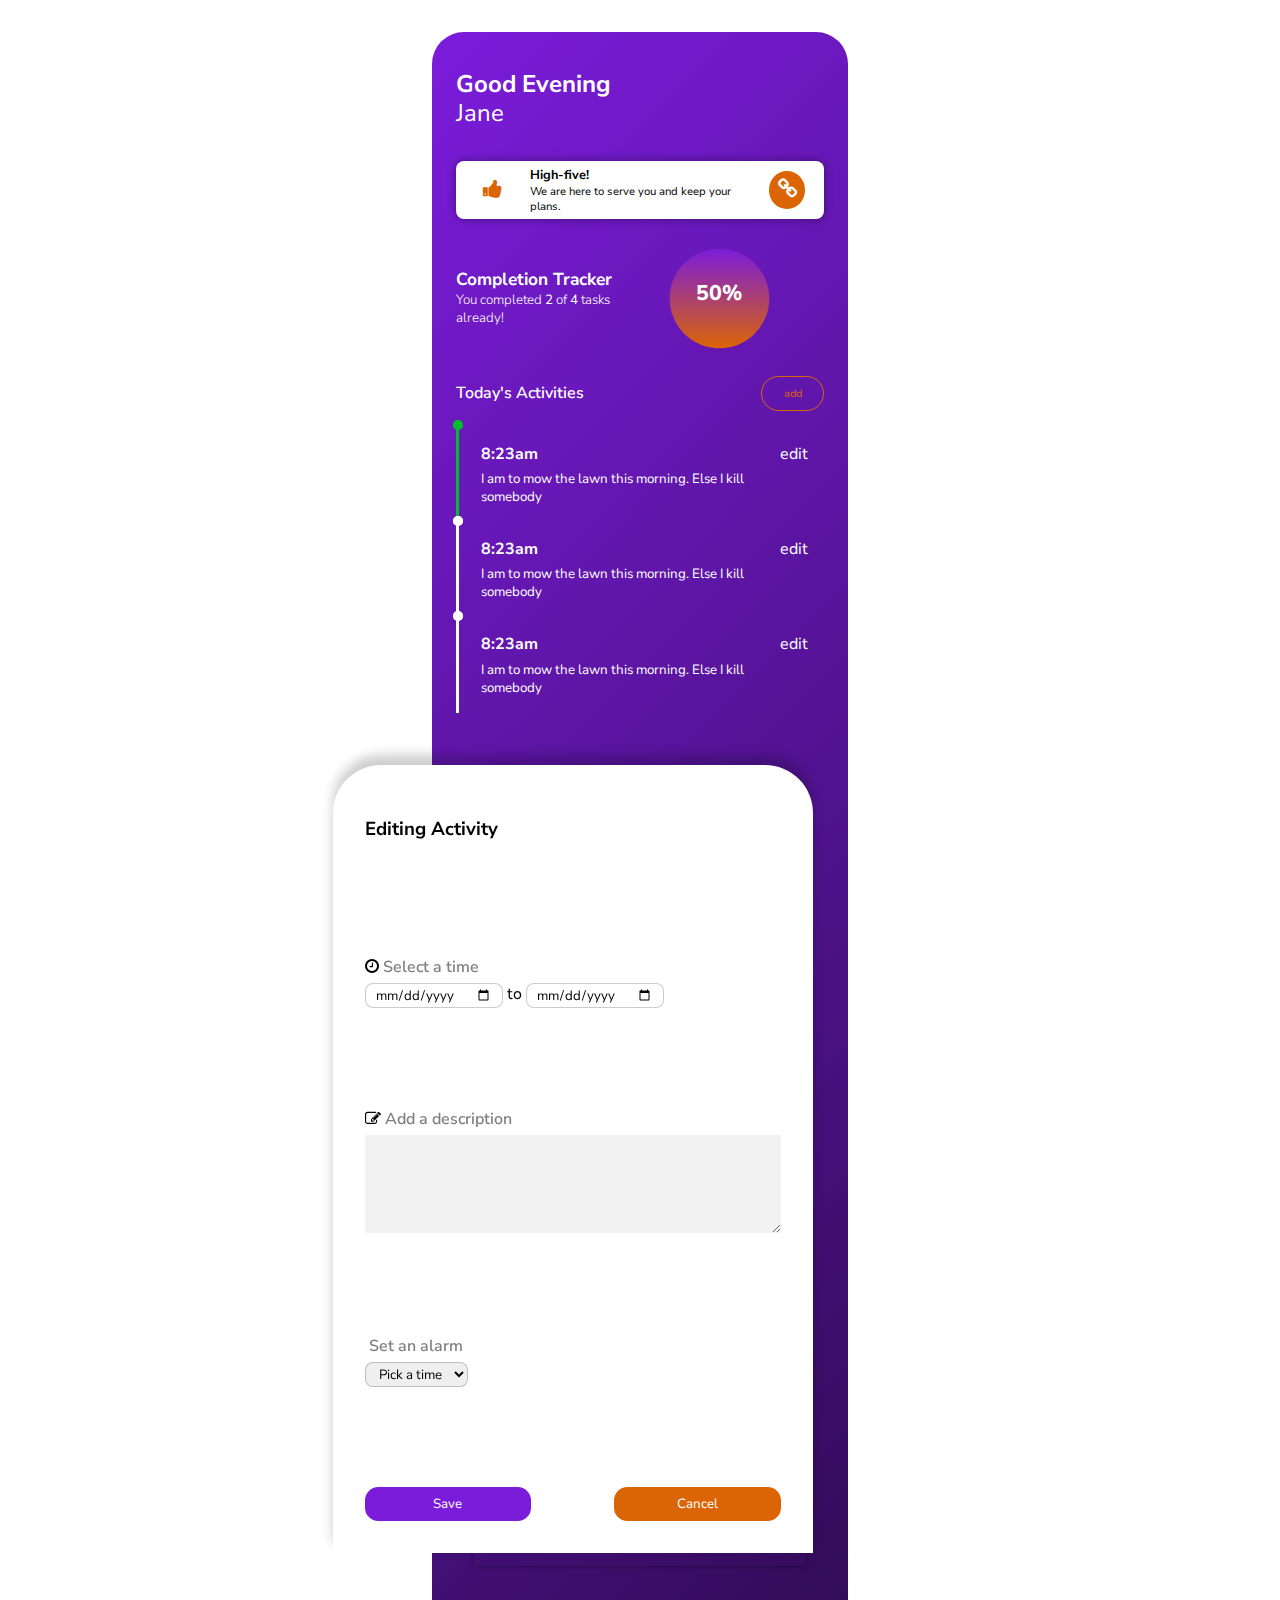
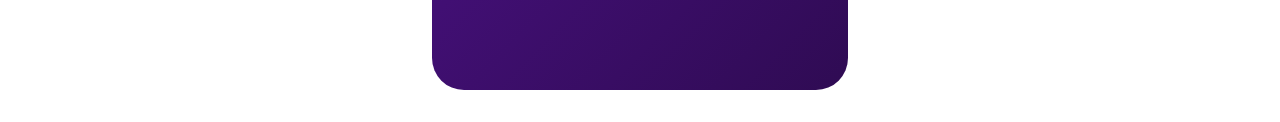
<file: landing4/index.html>
<!DOCTYPE html>
<html lang="en">
<head>
    <meta charset="UTF-8">
    <meta name="viewport" content="width=device-width, initial-scale=1.0">
    <title>Day 3</title>
    <link rel="stylesheet" href="./css/style.css">
</head>
<body>
    <div class="container">
        <div class="header">
            <h4 class="greeting">Good Evening</h4>
            <p class="username">Jane</p>
        </div>
        <div class="ad-pane">
            <span class="icon-wrapper"><i class="fa fa-thumbs-up"></i></span>
            <div class="ad-text-wrapper">
                <h4>High-five!</h4>
                <p>We are here to serve you and keep your plans.</p>
            </div>
            <button><i class="fa fa-link"></i></button>
        </div>
        <div class="tracker-wrapper">
            <div class="tracker-text-wrapper">
                <h3>Completion Tracker</h3>
                <p>You completed <strong>2</strong> of <strong>4</strong> tasks already!</p>
            </div>
            <div class="tracker">
                <h1>50%</h1>
            </div>
        </div>
        <div class="activities-section">
            <div class="activities-header">
                <h3>Today's Activities</h3>
                <button class="add-btn">add</button>
            </div>
            <div class="activities-wrapper">
                <div class="activity active">
                    <div class="activity-header">
                        <span>8:23am</span>
                        <a href="javascript:;" class="edit-task">edit</a>
                    </div>
                    <p>I am to mow the lawn this morning. Else I kill somebody</p>
                </div>
                <div class="activity">
                    <div class="activity-header">
                        <span>8:23am</span>
                        <a href="javascript:;" class="edit-task">edit</a>
                    </div>
                    <p>I am to mow the lawn this morning. Else I kill somebody</p>
                </div>
                <div class="activity">
                    <div class="activity-header">
                        <span>8:23am</span>
                        <a href="javascript:;" class="edit-task">edit</a>
                    </div>
                    <p>I am to mow the lawn this morning. Else I kill somebody</p>
                </div>
            </div>
        </div>

        <div class="quote-fluid">
            <div class="content-wrapper">
                <h4>Quote</h4>
                <div class="article">
                    <p>Lorem, ipsum dolor sit amet consectetur adipisicing elit. Voluptatum nam, atque quisquam quo aspernatur debitis iste optio illo rerum. Omnis animi placeat expedita at velit. Reprehenderit cumque accusamus itaque quae.</p>
                </div>
                <div class="article">
                    <p>Lorem ipsum dolor sit amet consectetur adipisicing elit. Voluptate numquam perspiciatis assumenda laboriosam est labore laborum, reprehenderit impedit eaque, ratione, sapiente explicabo expedita! Perspiciatis doloremque ad repellat pariatur eos ex.</p>
                </div>
            </div>
        </div>
    </div>
    <div class="popup-container">
        <h3 class="popup-header">Editing Activity</h3>
        <div class="popup-section">
            <h3 class="title"><i class="fa fa-clock-o"></i> Select a time</h3>
            <input type="date" name="" id=""> to <input type="date" name="" id="">
        </div>
        <div class="popup-section">
            
            <h3 class="title"><i class="fa fa-edit"></i> Add a description</h3>
            <textarea name="" id="" rows="4"></textarea>
        </div>
        <div class="popup-section">
            <h3 class="title"><i class="fa fa-alarm-clock"></i> Set an alarm</h3>
            <select name="" id="">
                <option value="">Pick a time</option>
                <option value="">Morning</option>
                <option value="">Afternoon</option>
                <option value="">Evening</option>
            </select>
        </div>
        <div class="popup-footer">
            <button>Save</button>
            <button class="close-edit-popup">Cancel</button>
        </div>
    </div>

    <script>
        const toggleEditPopup = function(){
            document.querySelector('.popup-container').classList.toggle('show');
        }
        document.querySelectorAll('.edit-task').forEach(function(element){
            element.addEventListener('click',toggleEditPopup);
        })
        document.querySelector('.close-edit-popup').addEventListener('click',toggleEditPopup);
        document.querySelector('.container').addEventListener('click',function(){
            
        });
    </script>
</body>
</html>
</file>
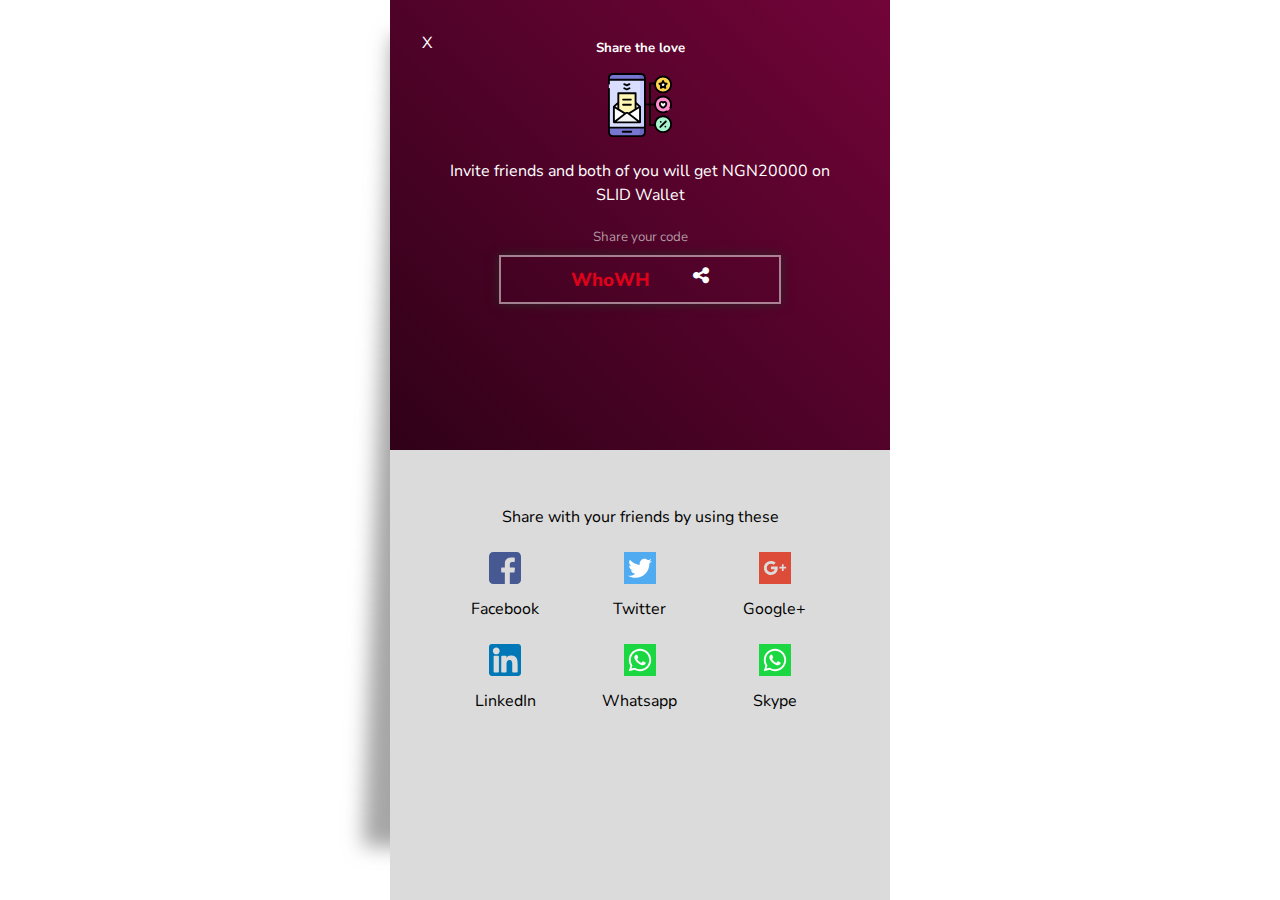
<file: index2.html>
<!DOCTYPE html>
<html lang="en">
<head>
    <meta charset="UTF-8">
    <meta name="viewport" content="width=device-width, initial-scale=1.0">
    <title>Design 2</title>
    <link rel="stylesheet" href="landing2/css/style.css">
</head>
<body>
    <div class="share-container">
        <a href="javascript:;" class="close">X</a>
        <div class="share-wrapper">
            <div class="share-section">
                <h5>Share the love</h5>
                <div class="mail-svg">
                    <svg id="Layer_1" enable-background="new 0 0 512 512" height="512" viewBox="0 0 512 512" width="512"><g><g><g><g><g><g><g><path d="m264.884 504.5h-226.506c-17.054 0-30.878-13.825-30.878-30.878v-435.245c0-17.053 13.824-30.877 30.878-30.877h226.507c17.053 0 30.878 13.824 30.878 30.878v435.245c-.001 17.052-13.826 30.877-30.879 30.877z" fill="#7776d0"/><path d="m264.884 7.5h-40c17.053 0 30.878 13.824 30.878 30.878v435.245c0 17.053-13.824 30.878-30.878 30.878h40c17.053 0 30.878-13.824 30.878-30.878v-435.246c0-17.053-13.825-30.877-30.878-30.877z" fill="#6967bf"/><path d="m7.5 53.964h288.262v382.859h-288.262z" fill="#d9ddff"/><path d="m255.762 53.964h40v382.859h-40z" fill="#c7cdff"/></g></g><g><g><g><g><g><g><g><path d="m256.233 394.828h-209.204l42.971-62.544-42.971-62.544 104.602-98.527 104.602 98.527-40.733 62.544z" fill="#f4f4f4"/></g><path d="m82.594 161.568h138.074v197.45h-138.074z" fill="#fff5b5"/><g fill="#fff"><path d="m151.631 332.284-104.602-62.544v125.088z"/><path d="m151.631 332.284 104.602-62.544v125.088z"/></g></g></g><path d="m47.029 394.828 93.905-72.178c6.298-4.841 15.094-4.841 21.393 0l93.905 72.178z" fill="#f4f4f4"/></g></g></g></g></g><g><g><g><ellipse cx="440.508" cy="251.475" fill="#ff8ccc" rx="63.992" ry="63.622"/></g><path d="m440.508 238.781c3.706-6.653 12.759-9.273 19.322-5.145 5.776 3.633 7.47 11.338 5.952 17.612-3.048 12.596-13.977 21.331-25.274 26.446-11.297-5.114-22.226-13.85-25.274-26.446-1.523-6.292.185-13.958 5.952-17.612 6.55-4.151 15.626-1.491 19.322 5.145z" fill="#fff"/></g><g><ellipse cx="440.508" cy="91.378" fill="#ffd54d" rx="63.992" ry="63.622"/><g><path d="m440.508 63.839 9 18.131 20.125 2.907-14.562 14.113 3.437 19.928-18-9.409-18 9.409 3.437-19.928-14.562-14.113 20.125-2.907z" fill="#fff"/></g></g><g><ellipse cx="440.508" cy="409.735" fill="#a6f5cf" rx="63.992" ry="63.622"/></g></g></g></g></g><g><path d="m185.346 462.545h-67.43c-4.143 0-7.5 3.358-7.5 7.5s3.357 7.5 7.5 7.5h67.43c4.143 0 7.5-3.358 7.5-7.5s-3.358-7.5-7.5-7.5z"/><path d="m168.565 115.246-17.935 8.064-17.935-8.064c-3.775-1.699-8.217-.013-9.915 3.765-1.699 3.778-.014 8.217 3.765 9.916l21.01 9.447c2.05.88 4.1.88 6.15 0l21.01-9.447c3.778-1.699 5.464-6.138 3.765-9.916-1.698-3.779-6.14-5.463-9.915-3.765z"/><path d="m178.481 85.905c-1.699-3.778-6.142-5.461-9.916-3.765l-17.935 8.063-17.935-8.063c-3.775-1.699-8.217-.013-9.916 3.765-1.698 3.778-.013 8.217 3.766 9.916l21.01 9.446c2.05.88 4.1.88 6.15 0l21.01-9.446c3.779-1.698 5.465-6.138 3.766-9.916z"/><path d="m75.094 161.568v71.434l-33.207 31.279c-1.502 1.386-2.357 3.423-2.357 5.459v125.031c-.031 4.125 3.336 7.557 7.5 7.557h209.203c4.171 0 7.531-3.433 7.5-7.557v-125.031c0-2.036-.856-4.073-2.357-5.459l-33.207-31.279v-71.434c0-4.142-3.357-7.5-7.5-7.5h-138.075c-4.143 0-7.5 3.358-7.5 7.5zm3.562 135.821c.07.043.14.086.212.126l46.381 27.732-70.719 54.357v-96.641zm-3.562-19.607-15.699-9.387 15.699-14.787zm-6 109.546 76.411-58.732c3.607-2.772 8.645-2.772 12.252 0l76.411 58.732zm179.638-104.365v96.641l-70.719-54.357zm-4.865-14.567-15.699 9.387v-24.174zm-30.699-99.328v117.683l-48.028 28.717c-8.217-5.263-18.804-5.263-27.018 0l-48.028-28.717v-117.683z"/><path d="m120.718 220.409h61.826c4.143 0 7.5-3.358 7.5-7.5s-3.357-7.5-7.5-7.5h-61.826c-4.143 0-7.5 3.358-7.5 7.5s3.357 7.5 7.5 7.5z"/><path d="m120.718 261.419h61.826c4.143 0 7.5-3.358 7.5-7.5s-3.357-7.5-7.5-7.5h-61.826c-4.143 0-7.5 3.358-7.5 7.5s3.357 7.5 7.5 7.5z"/><path d="m495.193 285.354c3.741 1.772 8.215.182 9.991-3.562 4.522-9.533 6.815-19.733 6.815-30.317 0-39.217-32.071-71.122-71.492-71.122-36.557 0-66.794 27.44-70.993 62.704h-26.014v-151.867h25.517c0 .063-.001.126-.001.188 0 39.217 32.071 71.122 71.491 71.122 39.421 0 71.492-31.905 71.492-71.122s-32.071-71.122-71.492-71.122c-34.182 0-62.838 23.99-69.85 55.934h-34.657c-4.143 0-7.5 3.358-7.5 7.5v159.367h-25.238v-204.68c0-21.161-17.216-38.377-38.378-38.377h-226.506c-21.162 0-38.378 17.216-38.378 38.377v48.517c0 4.142 3.357 7.5 7.5 7.5s7.5-3.358 7.5-7.5v-25.43h273.262v367.859h-273.262v-302.442c0-4.142-3.357-7.5-7.5-7.5s-7.5 3.358-7.5 7.5v346.741c0 21.162 17.216 38.378 38.378 38.378h226.506c21.162 0 38.378-17.216 38.378-38.378v-215.565h25.238v159.367c0 4.142 3.357 7.5 7.5 7.5h34.657c7.012 31.944 35.669 55.934 69.85 55.934 39.421 0 71.492-31.905 71.492-71.122s-32.071-71.122-71.492-71.122c-39.42 0-71.491 31.905-71.491 71.122 0 .063 0 .126.001.188h-25.517v-151.867h25.821c3.349 36.143 33.998 64.54 71.187 64.54 12.078 0 24.028-3.064 34.561-8.861 3.629-1.997 4.951-6.558 2.954-10.187-1.997-3.628-6.558-4.952-10.187-2.954-8.323 4.581-17.772 7.002-27.328 7.002-31.149 0-56.491-25.176-56.491-56.122 0-30.945 25.342-56.122 56.491-56.122s56.492 25.176 56.492 56.122c0 8.343-1.806 16.38-5.368 23.888-1.776 3.742-.181 8.215 3.561 9.991zm-54.685-250.098c31.149 0 56.492 25.176 56.492 56.122 0 30.945-25.343 56.122-56.492 56.122s-56.491-25.176-56.491-56.122c0-30.945 25.341-56.122 56.491-56.122zm-425.508 11.208v-8.086c0-12.891 10.487-23.378 23.378-23.378h226.506c12.891 0 23.378 10.487 23.378 23.377v8.086h-273.262zm249.884 450.536h-226.506c-12.891 0-23.378-10.487-23.378-23.378v-29.299h273.262v29.299c0 12.891-10.488 23.378-23.378 23.378zm175.624-143.387c31.149 0 56.492 25.176 56.492 56.122s-25.343 56.122-56.492 56.122-56.491-25.176-56.491-56.122c0-30.945 25.341-56.122 56.491-56.122z"/><path d="m447.469 224.839c-2.515.644-4.87 1.721-6.96 3.15-18.095-12.371-37.113 6.228-32.563 25.022 3.185 13.161 13.651 24.353 29.471 31.514 2.062.89 4.124.89 6.187 0 15.819-7.163 26.285-18.354 29.469-31.514 3.755-15.517-8.413-32.573-25.604-28.172zm11.023 24.645c-2.401 9.925-11.294 16.336-17.983 19.864-6.689-3.527-15.582-9.938-17.984-19.864-1.666-6.878 6.652-15.631 11.433-7.053 1.323 2.377 3.831 3.851 6.552 3.851s5.229-1.474 6.553-3.851c5.607-7.759 13.209-.298 11.429 7.053z"/><path d="m406.163 90.263 11.718 11.356-2.764 16.024c-1.038 6.011 5.461 10.744 10.865 7.922l14.525-7.593 14.526 7.593c5.378 2.809 11.903-1.91 10.865-7.922l-2.765-16.023 11.719-11.356c4.391-4.255 1.905-11.935-4.147-12.809l-16.23-2.345-7.25-14.605c-2.706-5.452-10.729-5.452-13.436 0l-7.25 14.605-16.229 2.345c-6.052.873-8.538 8.552-4.147 12.808zm26.417-.87c3.712-.536 6.8-5.291 7.928-8.686 2.107 5.604 6.925 9.248 12.941 9.41-4.692 3.646-6.59 9.432-4.911 15.127-4.969-3.364-11.112-3.39-16.061 0 1.647-5.708-.201-11.509-4.911-15.127z"/><path d="m418.692 439.051c1.919 0 3.839-.732 5.304-2.197l43.632-43.632c2.929-2.929 2.929-7.678 0-10.606-2.93-2.929-7.678-2.929-10.607 0l-43.632 43.632c-4.453 4.452-.993 12.803 5.303 12.803z"/><path d="m421.985 398.382c9.652 0 9.668-15 0-15-9.652 0-9.668 15 0 15z"/><path d="m459.031 421.088c-9.652 0-9.668 15 0 15 9.652 0 9.668-15 0-15z"/></g></g></svg>
                </div>
                <p>Invite friends and both of you will get NGN20000 on SLID Wallet</p>
                <small>Share your code</small>
                <button class="share-button"><span>WhoWH</span> <i class="fa fa-share-alt"></i></button>
            </div>
            <div class="share-section">
                <p>Share with your friends by using these</p>
                <div class="social-icon-wrapper">
                    <div class="social-icon">
                        
                        <a href="">
                            <svg version="1.1" id="Layer_1" x="0px" y="0px" viewBox="0 0 408.788 408.788" style="enable-background:new 0 0 408.788 408.788;" xml:space="preserve">
                                <path style="fill:#475993;" d="M353.701,0H55.087C24.665,0,0.002,24.662,0.002,55.085v298.616c0,30.423,24.662,55.085,55.085,55.085  h147.275l0.251-146.078h-37.951c-4.932,0-8.935-3.988-8.954-8.92l-0.182-47.087c-0.019-4.959,3.996-8.989,8.955-8.989h37.882  v-45.498c0-52.8,32.247-81.55,79.348-81.55h38.65c4.945,0,8.955,4.009,8.955,8.955v39.704c0,4.944-4.007,8.952-8.95,8.955  l-23.719,0.011c-25.615,0-30.575,12.172-30.575,30.035v39.389h56.285c5.363,0,9.524,4.683,8.892,10.009l-5.581,47.087  c-0.534,4.506-4.355,7.901-8.892,7.901h-50.453l-0.251,146.078h87.631c30.422,0,55.084-24.662,55.084-55.084V55.085  C408.786,24.662,384.124,0,353.701,0z"/>
                            </svg>
                        </a>
                        
                        <span>Facebook</span>
                    </div>
                    <div class="social-icon">
                        
                        <a href="">
                            <svg version="1.1" id="Capa_1" x="0px" y="0px"
                        viewBox="0 0 455.731 455.731" style="enable-background:new 0 0 455.731 455.731;" xml:space="preserve">
                        <g>
                            <rect x="0" y="0" style="fill:#50ABF1;" width="455.731" height="455.731"/>
                            <path style="fill:#FFFFFF;" d="M60.377,337.822c30.33,19.236,66.308,30.368,104.875,30.368c108.349,0,196.18-87.841,196.18-196.18
                            c0-2.705-0.057-5.39-0.161-8.067c3.919-3.084,28.157-22.511,34.098-35c0,0-19.683,8.18-38.947,10.107
                            c-0.038,0-0.085,0.009-0.123,0.009c0,0,0.038-0.019,0.104-0.066c1.775-1.186,26.591-18.079,29.951-38.207
                            c0,0-13.922,7.431-33.415,13.932c-3.227,1.072-6.605,2.126-10.088,3.103c-12.565-13.41-30.425-21.78-50.25-21.78
                            c-38.027,0-68.841,30.805-68.841,68.803c0,5.362,0.617,10.581,1.784,15.592c-5.314-0.218-86.237-4.755-141.289-71.423
                            c0,0-32.902,44.917,19.607,91.105c0,0-15.962-0.636-29.733-8.864c0,0-5.058,54.416,54.407,68.329c0,0-11.701,4.432-30.368,1.272
                            c0,0,10.439,43.968,63.271,48.077c0,0-41.777,37.74-101.081,28.885L60.377,337.822z"/>
                        </g>
                    </svg>
                        </a>
                    
                    
                    <span>Twitter</span>
                </div>
                <div class="social-icon">
                    
                    <a href="">
                        <svg version="1.1" id="Capa_1" x="0px" y="0px"
                    viewBox="0 0 455.73 455.73" style="enable-background:new 0 0 455.73 455.73;" xml:space="preserve">
                    <path style="fill:#DD4B39;" d="M0,0v455.73h455.73V0H0z M265.67,247.037c-7.793,51.194-45.961,80.543-95.376,80.543
                    c-55.531,0-100.552-45.021-100.552-100.552c0-55.517,45.021-100.538,100.552-100.538c26.862,0,50.399,9.586,67.531,26.226
                    l-28.857,28.857c-9.773-9.846-23.147-15.094-38.674-15.094c-32.688,0-59.189,27.874-59.189,60.548
                    c0,32.703,26.501,59.768,59.189,59.768c27.397,0,48.144-13.243,54.129-39.758h-54.129v-40.38h95.131
                    c1.142,6.506,1.72,13.315,1.72,20.37C267.144,234.025,266.638,240.69,265.67,247.037z M386.419,234.517h-35.233v35.218H326.16
                    v-35.218h-35.233v-25.041h35.233v-35.233h25.026v35.233h35.233V234.517z"/>
                    
                </svg>
                    </a>
                
                
                <span>Google+</span>
            </div>
            <div class="social-icon">
                
                <a href=""><svg version="1.1" id="Layer_1" x="0px" y="0px" viewBox="0 0 382 382" style="enable-background:new 0 0 382 382;" xml:space="preserve">
                    <path style="fill:#0077B7;" d="M347.445,0H34.555C15.471,0,0,15.471,0,34.555v312.889C0,366.529,15.471,382,34.555,382h312.889  C366.529,382,382,366.529,382,347.444V34.555C382,15.471,366.529,0,347.445,0z M118.207,329.844c0,5.554-4.502,10.056-10.056,10.056  H65.345c-5.554,0-10.056-4.502-10.056-10.056V150.403c0-5.554,4.502-10.056,10.056-10.056h42.806  c5.554,0,10.056,4.502,10.056,10.056V329.844z M86.748,123.432c-22.459,0-40.666-18.207-40.666-40.666S64.289,42.1,86.748,42.1  s40.666,18.207,40.666,40.666S109.208,123.432,86.748,123.432z M341.91,330.654c0,5.106-4.14,9.246-9.246,9.246H286.73  c-5.106,0-9.246-4.14-9.246-9.246v-84.168c0-12.556,3.683-55.021-32.813-55.021c-28.309,0-34.051,29.066-35.204,42.11v97.079  c0,5.106-4.139,9.246-9.246,9.246h-44.426c-5.106,0-9.246-4.14-9.246-9.246V149.593c0-5.106,4.14-9.246,9.246-9.246h44.426  c5.106,0,9.246,4.14,9.246,9.246v15.655c10.497-15.753,26.097-27.912,59.312-27.912c73.552,0,73.131,68.716,73.131,106.472  L341.91,330.654L341.91,330.654z"/>
                </svg></a>
                
                <span>LinkedIn</span>
            </div>

            <div class="social-icon">
                <a href="">
                    <svg version="1.1" id="Capa_1" x="0px" y="0px"
                viewBox="0 0 455.731 455.731" style="enable-background:new 0 0 455.731 455.731;" xml:space="preserve">
                <g>
                    <rect x="0" y="0" style="fill:#1BD741;" width="455.731" height="455.731"/>
                    <g>
                        <path style="fill:#FFFFFF;" d="M68.494,387.41l22.323-79.284c-14.355-24.387-21.913-52.134-21.913-80.638
                        c0-87.765,71.402-159.167,159.167-159.167s159.166,71.402,159.166,159.167c0,87.765-71.401,159.167-159.166,159.167
                        c-27.347,0-54.125-7-77.814-20.292L68.494,387.41z M154.437,337.406l4.872,2.975c20.654,12.609,44.432,19.274,68.762,19.274
                        c72.877,0,132.166-59.29,132.166-132.167S300.948,95.321,228.071,95.321S95.904,154.611,95.904,227.488
                        c0,25.393,7.217,50.052,20.869,71.311l3.281,5.109l-12.855,45.658L154.437,337.406z"/>
                        <path style="fill:#FFFFFF;" d="M183.359,153.407l-10.328-0.563c-3.244-0.177-6.426,0.907-8.878,3.037
                        c-5.007,4.348-13.013,12.754-15.472,23.708c-3.667,16.333,2,36.333,16.667,56.333c14.667,20,42,52,90.333,65.667
                        c15.575,4.404,27.827,1.435,37.28-4.612c7.487-4.789,12.648-12.476,14.508-21.166l1.649-7.702c0.524-2.448-0.719-4.932-2.993-5.98
                        l-34.905-16.089c-2.266-1.044-4.953-0.384-6.477,1.591l-13.703,17.764c-1.035,1.342-2.807,1.874-4.407,1.312
                        c-9.384-3.298-40.818-16.463-58.066-49.687c-0.748-1.441-0.562-3.19,0.499-4.419l13.096-15.15
                        c1.338-1.547,1.676-3.722,0.872-5.602l-15.046-35.201C187.187,154.774,185.392,153.518,183.359,153.407z"/>
                    </g>
                </g>
            </svg>
                </a>
            <span>Whatsapp</span>
        </div>

            <div class="social-icon">
                <svg version="1.1" id="Capa_1" x="0px" y="0px"
                viewBox="0 0 455.731 455.731" style="enable-background:new 0 0 455.731 455.731;" xml:space="preserve">
                <g>
                    <rect x="0" y="0" style="fill:#1BD741;" width="455.731" height="455.731"/>
                    <g>
                        <path style="fill:#FFFFFF;" d="M68.494,387.41l22.323-79.284c-14.355-24.387-21.913-52.134-21.913-80.638
                        c0-87.765,71.402-159.167,159.167-159.167s159.166,71.402,159.166,159.167c0,87.765-71.401,159.167-159.166,159.167
                        c-27.347,0-54.125-7-77.814-20.292L68.494,387.41z M154.437,337.406l4.872,2.975c20.654,12.609,44.432,19.274,68.762,19.274
                        c72.877,0,132.166-59.29,132.166-132.167S300.948,95.321,228.071,95.321S95.904,154.611,95.904,227.488
                        c0,25.393,7.217,50.052,20.869,71.311l3.281,5.109l-12.855,45.658L154.437,337.406z"/>
                        <path style="fill:#FFFFFF;" d="M183.359,153.407l-10.328-0.563c-3.244-0.177-6.426,0.907-8.878,3.037
                        c-5.007,4.348-13.013,12.754-15.472,23.708c-3.667,16.333,2,36.333,16.667,56.333c14.667,20,42,52,90.333,65.667
                        c15.575,4.404,27.827,1.435,37.28-4.612c7.487-4.789,12.648-12.476,14.508-21.166l1.649-7.702c0.524-2.448-0.719-4.932-2.993-5.98
                        l-34.905-16.089c-2.266-1.044-4.953-0.384-6.477,1.591l-13.703,17.764c-1.035,1.342-2.807,1.874-4.407,1.312
                        c-9.384-3.298-40.818-16.463-58.066-49.687c-0.748-1.441-0.562-3.19,0.499-4.419l13.096-15.15
                        c1.338-1.547,1.676-3.722,0.872-5.602l-15.046-35.201C187.187,154.774,185.392,153.518,183.359,153.407z"/>
                    </g>
                </g>
            </svg>
            <span>Skype</span>
        </div>

</div>
</div>
</div>
</div>
</body>
</html>
</file>
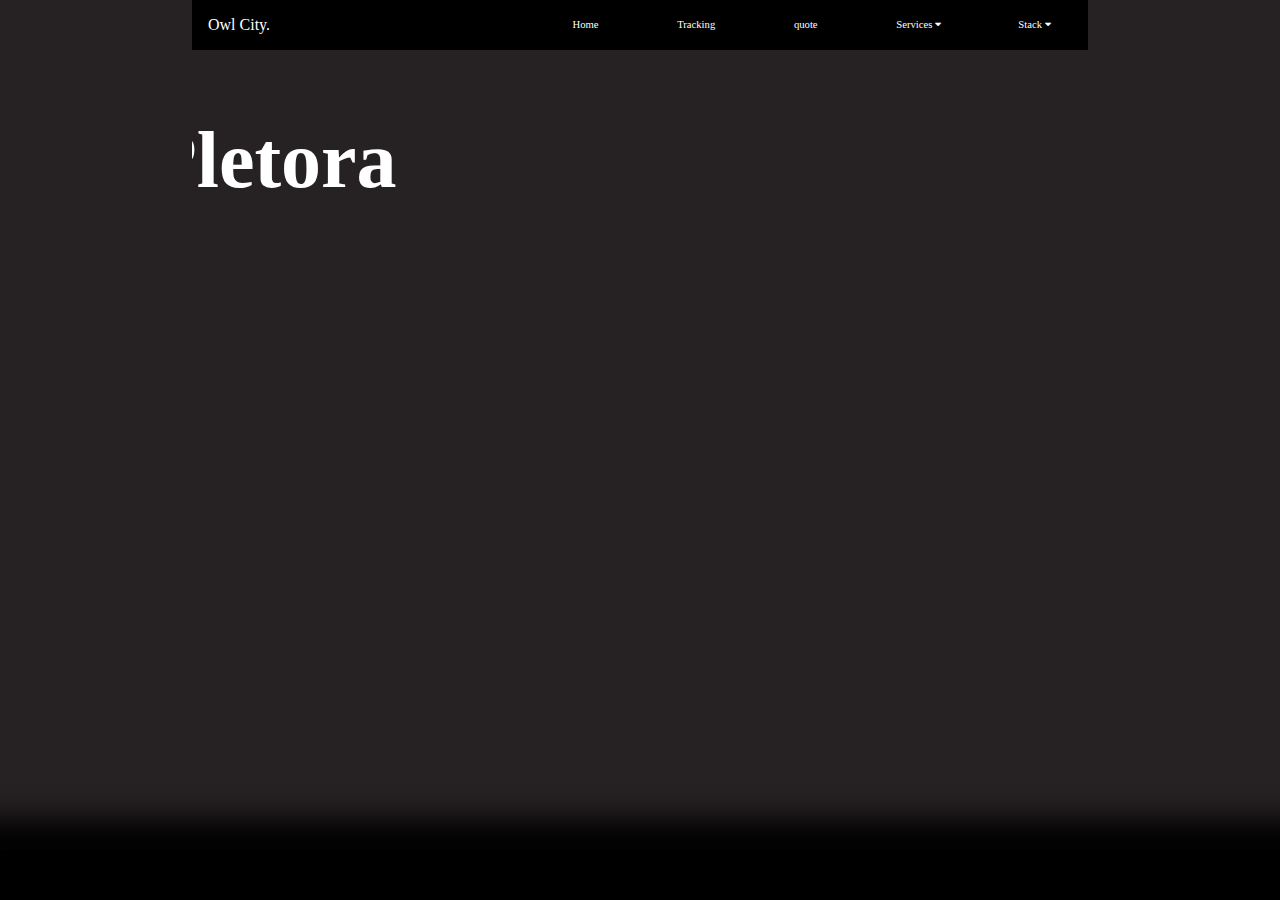
<file: index3.html>
<!DOCTYPE html>
<html lang="en">
<head>
    <meta charset="UTF-8">
    <meta name="viewport" content="width=device-width, initial-scale=1.0">
    <title>Landing 3</title>
    <link rel="stylesheet" href="landing3/css/style.css">
</head>
<body>
    <div class="container-fluid">
        <div class="mobile-topbar">
            <span>Owl City</span>
            <a href="javascript:;" class="nav-toggle"><i class="fa fa-bars"></i></a>
        
        </div>
        <nav>
            <a href="javascript:;" class="close-nav">X</a>
            <div class="nav-brand">
                <span class="brand">Owl City.</span>
            </div>
            <div class="nav-links">
                <div class="link-item">
                    <a href="javasctipt:;">Home</a>
                </div>
                <div class="link-item">
                    <a href="landing4/index.html">Tracking</a>
                </div>
                <div class="link-item">
                    <a href="landing4/quote.html">quote</a>
                </div>
                <div class="link-item">
                    <a href="javasctipt:;">Services  <i class="fa fa-caret-down"></i> </a>
                    <div class="drop-down">
                        <h5>Services</h5>
                            <ul>
                                <li><a href="javascript:;">Upgrades</a></li>
                                <li><a href="javascript:;">VFx</a></li>
                                <li><a href="javascript:;">Mobile Recure</a></li>
                                <li><a href="javascript:;">Processors</a></li>
                                <li><a href="javascript:;">Sales</a></li>
                            </ul>
                            <ul>
                                <li><a href="javascript:;">Graphics Design</a></li>
                                <li><a href="javascript:;">Software Development</a></li>
                                <li><a href="javascript:;">Training</a></li>
                                <li><a href="javascript:;">Resourse Management</a></li>
                                <li><a href="javascript:;">Analytics</a></li>
                            </ul>
                            <ul>
                                <li><a href="javascript:;">Security</a></li>
                                <li><a href="javascript:;">Head Hunt</a></li>
                                <li><a href="javascript:;">Migration</a></li>
                                <li><a href="javascript:;">Software Scale</a></li>
                                <li><a href="javascript:;">Database Design</a></li>
                            </ul>
                    </div>
                </div>
                <div class="link-item">
                    <a href="javasctipt:;">Stack  <i class="fa fa-caret-down"></i></a>
                    <div class="drop-down">
                        <h5>Stack</h5>
                            <ul>
                                <li><a href="javascript:;">PHP</a></li>
                                <li><a href="javascript:;">Javascript</a></li>
                                <li><a href="javascript:;">JQuery</a></li>
                                <li><a href="javascript:;">ReactJS</a></li>
                                <li><a href="javascript:;">Laravel</a></li>
                            </ul>
                            <ul>
                                <li><a href="javascript:;">NodeJS</a></li>
                                <li><a href="javascript:;">MongoDB</a></li>
                                <li><a href="javascript:;">API Gateway</a></li>
                                <li><a href="javascript:;">Aurora</a></li>
                                <li><a href="javascript:;">Lambda</a></li>
                            </ul>
                            <ul>
                                <li><a href="javascript:;">EC2</a></li>
                                <li><a href="javascript:;">Container</a></li>
                                <li><a href="javascript:;">App Migration</a></li>
                                <li><a href="javascript:;">Virtual Box</a></li>
                                <li><a href="javascript:;">Cloudflare</a></li>
                            </ul>
                            <ul>
                                <li><a href="javascript:;">Alexa</a></li>
                                <li><a href="javascript:;">MX Prod</a></li>
                                <li><a href="javascript:;">Wavelap</a></li>
                                <li><a href="javascript:;">SLID Utility</a></li>
                                <li><a href="javascript:;">Adrena</a></li>
                            </ul>
                    </div>
                </div>
            </div>
        </nav>

        <!-- HERO SECTION -->
        <div class="hero-section">
            <div class="hero-content">
                <h1>Pletora</h1>
                <p>
                    Lorem ipsum dolor sit, amet consectetur adipisicing elit. Ad est tempore culpa .
                </p>
                <small>
                    earum esse, voluptatum laudantium vitae corrupti illum adipisci voluptatibus similique quis id enim non?
                </small>
                <div class="action-wrapper">
                    <button class="learn-btn">Learn More</button>
                </div>
            </div>
        </div>
        <img src="img/magazine/04_preview-.jpg" alt="" class="hero-gallery-img">
        <div class="bottom-blur"></div>
        <!-- END HERO SECTION -->
    </div>
    <script src="js/gsap/gsap.min.js"></script>
    <script src="landing3/js/script.js"></script>
</body>
</html>
</file>
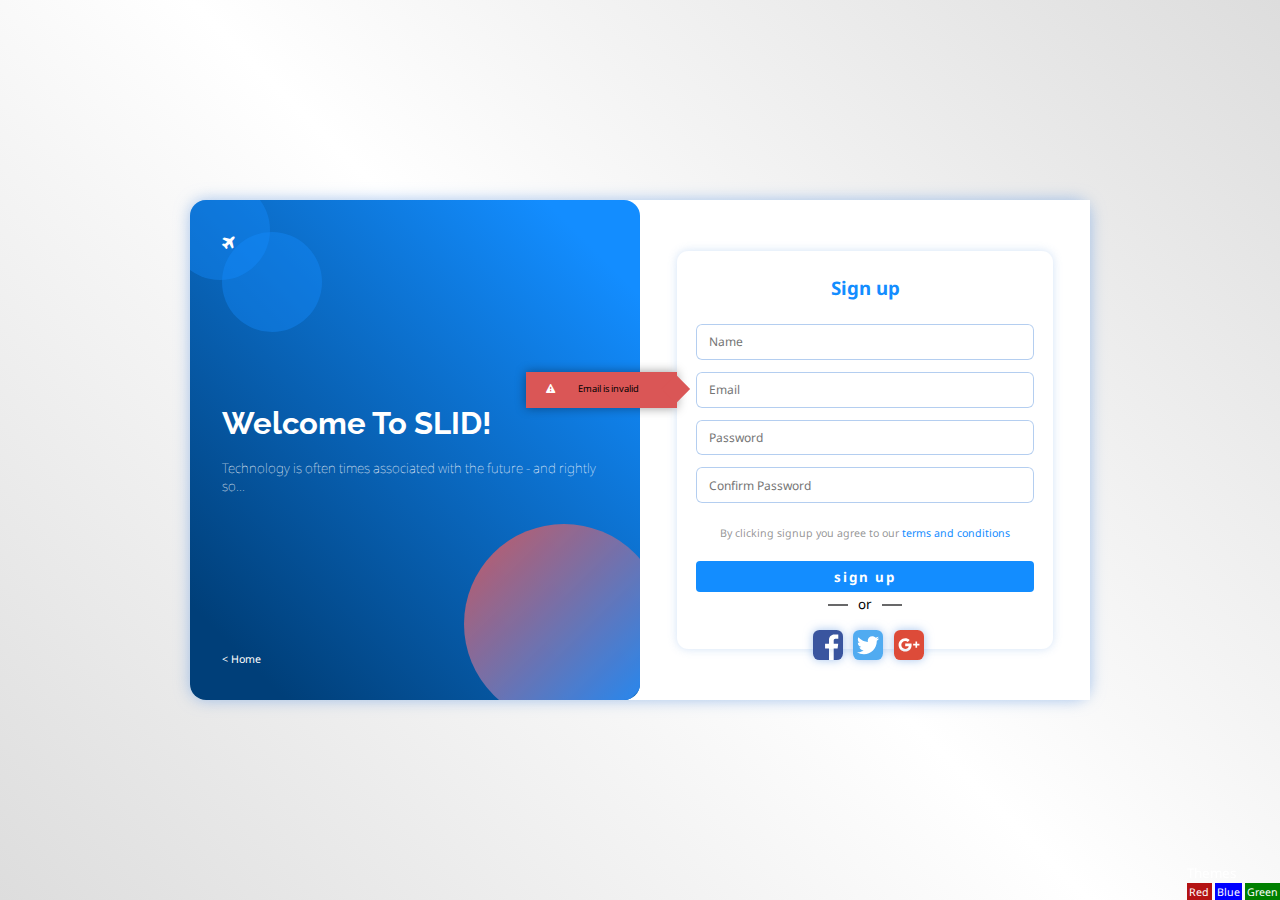
<file: login1.html>
<!DOCTYPE html>
<html lang="en">
<head>
    <meta charset="UTF-8">
    <meta name="viewport" content="width=device-width, initial-scale=1.0">
    <title>Login</title>
    <link rel="stylesheet" href="login1/css/style.css" id="theme-css">
</head>
<body>
    <div class="login-container">
        <div class="login-wrapper">
            <div class="login-section">
                <span class="balloon"></span>
                <span class="balloon"></span>
                <span class="balloon"></span>
                <div class="header">
                    <i class="fa fa-plane"></i>
                </div>
                <div class="mid">
                    <h3 class="login-title">Welcome To SLID!</h3>
                    <p>Technology is often times associated with the future - and rightly so...</p>
                </div>
                <div class="footer"><a href="/">< Home</a></div>
            </div>
            <div class="login-section">
                <form action="">
                    <h4 class="form-header">Sign up</h4>
                    <div class="form-group">
                        <input type="text" placeholder="Name" class="form-control">
                    </div>
                    <div class="form-group">
                        <input type="text" placeholder="Email" class="form-control">
                        <span class="input-alert alert-danger"><i class="fa fa-exclamation-triangle"></i>Email is invalid</span>
                    </div>
                    <div class="form-group">
                        <input type="password" placeholder="Password" class="form-control">
                    </div>
                    <div class="form-group">
                        <input type="password" placeholder="Confirm Password" class="form-control">
                    </div>
                    <div class="form-group">
                        <small class="term-text">By clicking signup you agree to our <a href="">terms and conditions</a></small>
                    </div>
                    <div class="form-group">
                        <button class="submit-button">sign up</button>
                    </div>
                    <small class="hedge-text">or</small>
                    <div class="social-login-buttons">
                        <a href="">
                            <svg version="1.1" id="Capa_1" x="0px" y="0px"
                            viewBox="0 0 455.73 455.73" style="enable-background:new 0 0 455.73 455.73;" xml:space="preserve">
                            <path style="fill:#3A559F;" d="M0,0v455.73h242.704V279.691h-59.33v-71.864h59.33v-60.353c0-43.893,35.582-79.475,79.475-79.475
                            h62.025v64.622h-44.382c-13.947,0-25.254,11.307-25.254,25.254v49.953h68.521l-9.47,71.864h-59.051V455.73H455.73V0H0z"/>
                            
                        </svg>
                        
                    </a>
                    <a href="">
                        
                        <svg version="1.1" id="Capa_1" x="0px" y="0px"
                        viewBox="0 0 455.731 455.731" style="enable-background:new 0 0 455.731 455.731;" xml:space="preserve">
                        <g>
                            <rect x="0" y="0" style="fill:#50ABF1;" width="455.731" height="455.731"/>
                            <path style="fill:#FFFFFF;" d="M60.377,337.822c30.33,19.236,66.308,30.368,104.875,30.368c108.349,0,196.18-87.841,196.18-196.18
                            c0-2.705-0.057-5.39-0.161-8.067c3.919-3.084,28.157-22.511,34.098-35c0,0-19.683,8.18-38.947,10.107
                            c-0.038,0-0.085,0.009-0.123,0.009c0,0,0.038-0.019,0.104-0.066c1.775-1.186,26.591-18.079,29.951-38.207
                            c0,0-13.922,7.431-33.415,13.932c-3.227,1.072-6.605,2.126-10.088,3.103c-12.565-13.41-30.425-21.78-50.25-21.78
                            c-38.027,0-68.841,30.805-68.841,68.803c0,5.362,0.617,10.581,1.784,15.592c-5.314-0.218-86.237-4.755-141.289-71.423
                            c0,0-32.902,44.917,19.607,91.105c0,0-15.962-0.636-29.733-8.864c0,0-5.058,54.416,54.407,68.329c0,0-11.701,4.432-30.368,1.272
                            c0,0,10.439,43.968,63.271,48.077c0,0-41.777,37.74-101.081,28.885L60.377,337.822z"/>
                        </g>
                    </svg>
                    
                </a>
                <a href="">
                    <svg version="1.1" id="Capa_1" x="0px" y="0px"
                    viewBox="0 0 455.73 455.73" style="enable-background:new 0 0 455.73 455.73;" xml:space="preserve">
                    <path style="fill:#DD4B39;" d="M0,0v455.73h455.73V0H0z M265.67,247.037c-7.793,51.194-45.961,80.543-95.376,80.543
                    c-55.531,0-100.552-45.021-100.552-100.552c0-55.517,45.021-100.538,100.552-100.538c26.862,0,50.399,9.586,67.531,26.226
                    l-28.857,28.857c-9.773-9.846-23.147-15.094-38.674-15.094c-32.688,0-59.189,27.874-59.189,60.548
                    c0,32.703,26.501,59.768,59.189,59.768c27.397,0,48.144-13.243,54.129-39.758h-54.129v-40.38h95.131
                    c1.142,6.506,1.72,13.315,1.72,20.37C267.144,234.025,266.638,240.69,265.67,247.037z M386.419,234.517h-35.233v35.218H326.16
                    v-35.218h-35.233v-25.041h35.233v-35.233h25.026v35.233h35.233V234.517z"/>
                    
                </svg>
                
            </a>
        </div>
    </form>
</div>
</div>
</div>

<div class="theme-switcher">
    <p>Themes</p>
    <div class="colors">
        <a href="javascript:;" data-theme='login1/css/style1-red.css'>Red</a>
        <a href="javascript:;" data-theme="login1/css/style1-blue.css" style="background: #0000ff;">Blue</a>
        <a href="javascript:;" data-theme='login1/css/style1-green.css' style="background: green;">Green</a>
    </div>
</div>
<script>
    document.querySelectorAll('.theme-switcher a').forEach(function(element){
        element.addEventListener('click',function(evt){
            let newTheme = this.getAttribute('data-theme');
            
            evt.preventDefault();
            document.querySelector('#theme-css').setAttribute('href',newTheme);
            
        })
    })
</script>
</body>
</html>
</file>
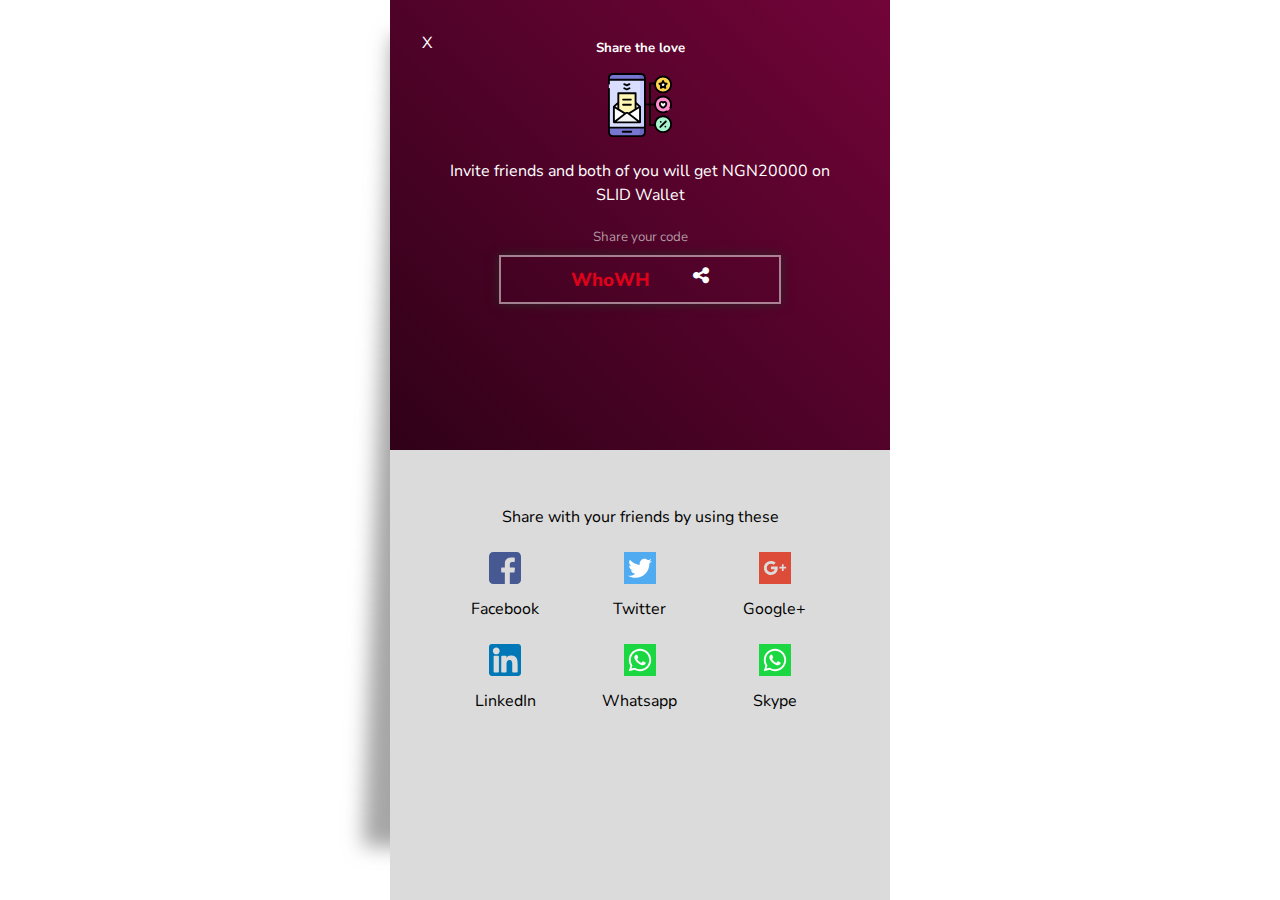
<file: share.html>
<!DOCTYPE html>
<html lang="en">
<head>
    <meta charset="UTF-8">
    <meta name="viewport" content="width=device-width, initial-scale=1.0">
    <title>Design 2</title>
    <link rel="stylesheet" href="landing2/css/style.css">
</head>
<body>
    <div class="share-container">
        <a href="/" class="close">X</a>
        <div class="share-wrapper">
            <div class="share-section">
                <h5>Share the love</h5>
                <div class="mail-svg">
                    <svg id="Layer_1" enable-background="new 0 0 512 512" height="512" viewBox="0 0 512 512" width="512"><g><g><g><g><g><g><g><path d="m264.884 504.5h-226.506c-17.054 0-30.878-13.825-30.878-30.878v-435.245c0-17.053 13.824-30.877 30.878-30.877h226.507c17.053 0 30.878 13.824 30.878 30.878v435.245c-.001 17.052-13.826 30.877-30.879 30.877z" fill="#7776d0"/><path d="m264.884 7.5h-40c17.053 0 30.878 13.824 30.878 30.878v435.245c0 17.053-13.824 30.878-30.878 30.878h40c17.053 0 30.878-13.824 30.878-30.878v-435.246c0-17.053-13.825-30.877-30.878-30.877z" fill="#6967bf"/><path d="m7.5 53.964h288.262v382.859h-288.262z" fill="#d9ddff"/><path d="m255.762 53.964h40v382.859h-40z" fill="#c7cdff"/></g></g><g><g><g><g><g><g><g><path d="m256.233 394.828h-209.204l42.971-62.544-42.971-62.544 104.602-98.527 104.602 98.527-40.733 62.544z" fill="#f4f4f4"/></g><path d="m82.594 161.568h138.074v197.45h-138.074z" fill="#fff5b5"/><g fill="#fff"><path d="m151.631 332.284-104.602-62.544v125.088z"/><path d="m151.631 332.284 104.602-62.544v125.088z"/></g></g></g><path d="m47.029 394.828 93.905-72.178c6.298-4.841 15.094-4.841 21.393 0l93.905 72.178z" fill="#f4f4f4"/></g></g></g></g></g><g><g><g><ellipse cx="440.508" cy="251.475" fill="#ff8ccc" rx="63.992" ry="63.622"/></g><path d="m440.508 238.781c3.706-6.653 12.759-9.273 19.322-5.145 5.776 3.633 7.47 11.338 5.952 17.612-3.048 12.596-13.977 21.331-25.274 26.446-11.297-5.114-22.226-13.85-25.274-26.446-1.523-6.292.185-13.958 5.952-17.612 6.55-4.151 15.626-1.491 19.322 5.145z" fill="#fff"/></g><g><ellipse cx="440.508" cy="91.378" fill="#ffd54d" rx="63.992" ry="63.622"/><g><path d="m440.508 63.839 9 18.131 20.125 2.907-14.562 14.113 3.437 19.928-18-9.409-18 9.409 3.437-19.928-14.562-14.113 20.125-2.907z" fill="#fff"/></g></g><g><ellipse cx="440.508" cy="409.735" fill="#a6f5cf" rx="63.992" ry="63.622"/></g></g></g></g></g><g><path d="m185.346 462.545h-67.43c-4.143 0-7.5 3.358-7.5 7.5s3.357 7.5 7.5 7.5h67.43c4.143 0 7.5-3.358 7.5-7.5s-3.358-7.5-7.5-7.5z"/><path d="m168.565 115.246-17.935 8.064-17.935-8.064c-3.775-1.699-8.217-.013-9.915 3.765-1.699 3.778-.014 8.217 3.765 9.916l21.01 9.447c2.05.88 4.1.88 6.15 0l21.01-9.447c3.778-1.699 5.464-6.138 3.765-9.916-1.698-3.779-6.14-5.463-9.915-3.765z"/><path d="m178.481 85.905c-1.699-3.778-6.142-5.461-9.916-3.765l-17.935 8.063-17.935-8.063c-3.775-1.699-8.217-.013-9.916 3.765-1.698 3.778-.013 8.217 3.766 9.916l21.01 9.446c2.05.88 4.1.88 6.15 0l21.01-9.446c3.779-1.698 5.465-6.138 3.766-9.916z"/><path d="m75.094 161.568v71.434l-33.207 31.279c-1.502 1.386-2.357 3.423-2.357 5.459v125.031c-.031 4.125 3.336 7.557 7.5 7.557h209.203c4.171 0 7.531-3.433 7.5-7.557v-125.031c0-2.036-.856-4.073-2.357-5.459l-33.207-31.279v-71.434c0-4.142-3.357-7.5-7.5-7.5h-138.075c-4.143 0-7.5 3.358-7.5 7.5zm3.562 135.821c.07.043.14.086.212.126l46.381 27.732-70.719 54.357v-96.641zm-3.562-19.607-15.699-9.387 15.699-14.787zm-6 109.546 76.411-58.732c3.607-2.772 8.645-2.772 12.252 0l76.411 58.732zm179.638-104.365v96.641l-70.719-54.357zm-4.865-14.567-15.699 9.387v-24.174zm-30.699-99.328v117.683l-48.028 28.717c-8.217-5.263-18.804-5.263-27.018 0l-48.028-28.717v-117.683z"/><path d="m120.718 220.409h61.826c4.143 0 7.5-3.358 7.5-7.5s-3.357-7.5-7.5-7.5h-61.826c-4.143 0-7.5 3.358-7.5 7.5s3.357 7.5 7.5 7.5z"/><path d="m120.718 261.419h61.826c4.143 0 7.5-3.358 7.5-7.5s-3.357-7.5-7.5-7.5h-61.826c-4.143 0-7.5 3.358-7.5 7.5s3.357 7.5 7.5 7.5z"/><path d="m495.193 285.354c3.741 1.772 8.215.182 9.991-3.562 4.522-9.533 6.815-19.733 6.815-30.317 0-39.217-32.071-71.122-71.492-71.122-36.557 0-66.794 27.44-70.993 62.704h-26.014v-151.867h25.517c0 .063-.001.126-.001.188 0 39.217 32.071 71.122 71.491 71.122 39.421 0 71.492-31.905 71.492-71.122s-32.071-71.122-71.492-71.122c-34.182 0-62.838 23.99-69.85 55.934h-34.657c-4.143 0-7.5 3.358-7.5 7.5v159.367h-25.238v-204.68c0-21.161-17.216-38.377-38.378-38.377h-226.506c-21.162 0-38.378 17.216-38.378 38.377v48.517c0 4.142 3.357 7.5 7.5 7.5s7.5-3.358 7.5-7.5v-25.43h273.262v367.859h-273.262v-302.442c0-4.142-3.357-7.5-7.5-7.5s-7.5 3.358-7.5 7.5v346.741c0 21.162 17.216 38.378 38.378 38.378h226.506c21.162 0 38.378-17.216 38.378-38.378v-215.565h25.238v159.367c0 4.142 3.357 7.5 7.5 7.5h34.657c7.012 31.944 35.669 55.934 69.85 55.934 39.421 0 71.492-31.905 71.492-71.122s-32.071-71.122-71.492-71.122c-39.42 0-71.491 31.905-71.491 71.122 0 .063 0 .126.001.188h-25.517v-151.867h25.821c3.349 36.143 33.998 64.54 71.187 64.54 12.078 0 24.028-3.064 34.561-8.861 3.629-1.997 4.951-6.558 2.954-10.187-1.997-3.628-6.558-4.952-10.187-2.954-8.323 4.581-17.772 7.002-27.328 7.002-31.149 0-56.491-25.176-56.491-56.122 0-30.945 25.342-56.122 56.491-56.122s56.492 25.176 56.492 56.122c0 8.343-1.806 16.38-5.368 23.888-1.776 3.742-.181 8.215 3.561 9.991zm-54.685-250.098c31.149 0 56.492 25.176 56.492 56.122 0 30.945-25.343 56.122-56.492 56.122s-56.491-25.176-56.491-56.122c0-30.945 25.341-56.122 56.491-56.122zm-425.508 11.208v-8.086c0-12.891 10.487-23.378 23.378-23.378h226.506c12.891 0 23.378 10.487 23.378 23.377v8.086h-273.262zm249.884 450.536h-226.506c-12.891 0-23.378-10.487-23.378-23.378v-29.299h273.262v29.299c0 12.891-10.488 23.378-23.378 23.378zm175.624-143.387c31.149 0 56.492 25.176 56.492 56.122s-25.343 56.122-56.492 56.122-56.491-25.176-56.491-56.122c0-30.945 25.341-56.122 56.491-56.122z"/><path d="m447.469 224.839c-2.515.644-4.87 1.721-6.96 3.15-18.095-12.371-37.113 6.228-32.563 25.022 3.185 13.161 13.651 24.353 29.471 31.514 2.062.89 4.124.89 6.187 0 15.819-7.163 26.285-18.354 29.469-31.514 3.755-15.517-8.413-32.573-25.604-28.172zm11.023 24.645c-2.401 9.925-11.294 16.336-17.983 19.864-6.689-3.527-15.582-9.938-17.984-19.864-1.666-6.878 6.652-15.631 11.433-7.053 1.323 2.377 3.831 3.851 6.552 3.851s5.229-1.474 6.553-3.851c5.607-7.759 13.209-.298 11.429 7.053z"/><path d="m406.163 90.263 11.718 11.356-2.764 16.024c-1.038 6.011 5.461 10.744 10.865 7.922l14.525-7.593 14.526 7.593c5.378 2.809 11.903-1.91 10.865-7.922l-2.765-16.023 11.719-11.356c4.391-4.255 1.905-11.935-4.147-12.809l-16.23-2.345-7.25-14.605c-2.706-5.452-10.729-5.452-13.436 0l-7.25 14.605-16.229 2.345c-6.052.873-8.538 8.552-4.147 12.808zm26.417-.87c3.712-.536 6.8-5.291 7.928-8.686 2.107 5.604 6.925 9.248 12.941 9.41-4.692 3.646-6.59 9.432-4.911 15.127-4.969-3.364-11.112-3.39-16.061 0 1.647-5.708-.201-11.509-4.911-15.127z"/><path d="m418.692 439.051c1.919 0 3.839-.732 5.304-2.197l43.632-43.632c2.929-2.929 2.929-7.678 0-10.606-2.93-2.929-7.678-2.929-10.607 0l-43.632 43.632c-4.453 4.452-.993 12.803 5.303 12.803z"/><path d="m421.985 398.382c9.652 0 9.668-15 0-15-9.652 0-9.668 15 0 15z"/><path d="m459.031 421.088c-9.652 0-9.668 15 0 15 9.652 0 9.668-15 0-15z"/></g></g></svg>
                </div>
                <p>Invite friends and both of you will get NGN20000 on SLID Wallet</p>
                <small>Share your code</small>
                <button class="share-button"><span>WhoWH</span> <i class="fa fa-share-alt"></i></button>
            </div>
            <div class="share-section">
                <p>Share with your friends by using these</p>
                <div class="social-icon-wrapper">
                    <div class="social-icon">
                        
                        <a href="">
                            <svg version="1.1" id="Layer_1" x="0px" y="0px" viewBox="0 0 408.788 408.788" style="enable-background:new 0 0 408.788 408.788;" xml:space="preserve">
                                <path style="fill:#475993;" d="M353.701,0H55.087C24.665,0,0.002,24.662,0.002,55.085v298.616c0,30.423,24.662,55.085,55.085,55.085  h147.275l0.251-146.078h-37.951c-4.932,0-8.935-3.988-8.954-8.92l-0.182-47.087c-0.019-4.959,3.996-8.989,8.955-8.989h37.882  v-45.498c0-52.8,32.247-81.55,79.348-81.55h38.65c4.945,0,8.955,4.009,8.955,8.955v39.704c0,4.944-4.007,8.952-8.95,8.955  l-23.719,0.011c-25.615,0-30.575,12.172-30.575,30.035v39.389h56.285c5.363,0,9.524,4.683,8.892,10.009l-5.581,47.087  c-0.534,4.506-4.355,7.901-8.892,7.901h-50.453l-0.251,146.078h87.631c30.422,0,55.084-24.662,55.084-55.084V55.085  C408.786,24.662,384.124,0,353.701,0z"/>
                            </svg>
                        </a>
                        
                        <span>Facebook</span>
                    </div>
                    <div class="social-icon">
                        
                        <a href="">
                            <svg version="1.1" id="Capa_1" x="0px" y="0px"
                        viewBox="0 0 455.731 455.731" style="enable-background:new 0 0 455.731 455.731;" xml:space="preserve">
                        <g>
                            <rect x="0" y="0" style="fill:#50ABF1;" width="455.731" height="455.731"/>
                            <path style="fill:#FFFFFF;" d="M60.377,337.822c30.33,19.236,66.308,30.368,104.875,30.368c108.349,0,196.18-87.841,196.18-196.18
                            c0-2.705-0.057-5.39-0.161-8.067c3.919-3.084,28.157-22.511,34.098-35c0,0-19.683,8.18-38.947,10.107
                            c-0.038,0-0.085,0.009-0.123,0.009c0,0,0.038-0.019,0.104-0.066c1.775-1.186,26.591-18.079,29.951-38.207
                            c0,0-13.922,7.431-33.415,13.932c-3.227,1.072-6.605,2.126-10.088,3.103c-12.565-13.41-30.425-21.78-50.25-21.78
                            c-38.027,0-68.841,30.805-68.841,68.803c0,5.362,0.617,10.581,1.784,15.592c-5.314-0.218-86.237-4.755-141.289-71.423
                            c0,0-32.902,44.917,19.607,91.105c0,0-15.962-0.636-29.733-8.864c0,0-5.058,54.416,54.407,68.329c0,0-11.701,4.432-30.368,1.272
                            c0,0,10.439,43.968,63.271,48.077c0,0-41.777,37.74-101.081,28.885L60.377,337.822z"/>
                        </g>
                    </svg>
                        </a>
                    
                    
                    <span>Twitter</span>
                </div>
                <div class="social-icon">
                    
                    <a href="">
                        <svg version="1.1" id="Capa_1" x="0px" y="0px"
                    viewBox="0 0 455.73 455.73" style="enable-background:new 0 0 455.73 455.73;" xml:space="preserve">
                    <path style="fill:#DD4B39;" d="M0,0v455.73h455.73V0H0z M265.67,247.037c-7.793,51.194-45.961,80.543-95.376,80.543
                    c-55.531,0-100.552-45.021-100.552-100.552c0-55.517,45.021-100.538,100.552-100.538c26.862,0,50.399,9.586,67.531,26.226
                    l-28.857,28.857c-9.773-9.846-23.147-15.094-38.674-15.094c-32.688,0-59.189,27.874-59.189,60.548
                    c0,32.703,26.501,59.768,59.189,59.768c27.397,0,48.144-13.243,54.129-39.758h-54.129v-40.38h95.131
                    c1.142,6.506,1.72,13.315,1.72,20.37C267.144,234.025,266.638,240.69,265.67,247.037z M386.419,234.517h-35.233v35.218H326.16
                    v-35.218h-35.233v-25.041h35.233v-35.233h25.026v35.233h35.233V234.517z"/>
                    
                </svg>
                    </a>
                
                
                <span>Google+</span>
            </div>
            <div class="social-icon">
                
                <a href=""><svg version="1.1" id="Layer_1" x="0px" y="0px" viewBox="0 0 382 382" style="enable-background:new 0 0 382 382;" xml:space="preserve">
                    <path style="fill:#0077B7;" d="M347.445,0H34.555C15.471,0,0,15.471,0,34.555v312.889C0,366.529,15.471,382,34.555,382h312.889  C366.529,382,382,366.529,382,347.444V34.555C382,15.471,366.529,0,347.445,0z M118.207,329.844c0,5.554-4.502,10.056-10.056,10.056  H65.345c-5.554,0-10.056-4.502-10.056-10.056V150.403c0-5.554,4.502-10.056,10.056-10.056h42.806  c5.554,0,10.056,4.502,10.056,10.056V329.844z M86.748,123.432c-22.459,0-40.666-18.207-40.666-40.666S64.289,42.1,86.748,42.1  s40.666,18.207,40.666,40.666S109.208,123.432,86.748,123.432z M341.91,330.654c0,5.106-4.14,9.246-9.246,9.246H286.73  c-5.106,0-9.246-4.14-9.246-9.246v-84.168c0-12.556,3.683-55.021-32.813-55.021c-28.309,0-34.051,29.066-35.204,42.11v97.079  c0,5.106-4.139,9.246-9.246,9.246h-44.426c-5.106,0-9.246-4.14-9.246-9.246V149.593c0-5.106,4.14-9.246,9.246-9.246h44.426  c5.106,0,9.246,4.14,9.246,9.246v15.655c10.497-15.753,26.097-27.912,59.312-27.912c73.552,0,73.131,68.716,73.131,106.472  L341.91,330.654L341.91,330.654z"/>
                </svg></a>
                
                <span>LinkedIn</span>
            </div>

            <div class="social-icon">
                <a href="">
                    <svg version="1.1" id="Capa_1" x="0px" y="0px"
                viewBox="0 0 455.731 455.731" style="enable-background:new 0 0 455.731 455.731;" xml:space="preserve">
                <g>
                    <rect x="0" y="0" style="fill:#1BD741;" width="455.731" height="455.731"/>
                    <g>
                        <path style="fill:#FFFFFF;" d="M68.494,387.41l22.323-79.284c-14.355-24.387-21.913-52.134-21.913-80.638
                        c0-87.765,71.402-159.167,159.167-159.167s159.166,71.402,159.166,159.167c0,87.765-71.401,159.167-159.166,159.167
                        c-27.347,0-54.125-7-77.814-20.292L68.494,387.41z M154.437,337.406l4.872,2.975c20.654,12.609,44.432,19.274,68.762,19.274
                        c72.877,0,132.166-59.29,132.166-132.167S300.948,95.321,228.071,95.321S95.904,154.611,95.904,227.488
                        c0,25.393,7.217,50.052,20.869,71.311l3.281,5.109l-12.855,45.658L154.437,337.406z"/>
                        <path style="fill:#FFFFFF;" d="M183.359,153.407l-10.328-0.563c-3.244-0.177-6.426,0.907-8.878,3.037
                        c-5.007,4.348-13.013,12.754-15.472,23.708c-3.667,16.333,2,36.333,16.667,56.333c14.667,20,42,52,90.333,65.667
                        c15.575,4.404,27.827,1.435,37.28-4.612c7.487-4.789,12.648-12.476,14.508-21.166l1.649-7.702c0.524-2.448-0.719-4.932-2.993-5.98
                        l-34.905-16.089c-2.266-1.044-4.953-0.384-6.477,1.591l-13.703,17.764c-1.035,1.342-2.807,1.874-4.407,1.312
                        c-9.384-3.298-40.818-16.463-58.066-49.687c-0.748-1.441-0.562-3.19,0.499-4.419l13.096-15.15
                        c1.338-1.547,1.676-3.722,0.872-5.602l-15.046-35.201C187.187,154.774,185.392,153.518,183.359,153.407z"/>
                    </g>
                </g>
            </svg>
                </a>
            <span>Whatsapp</span>
        </div>

            <div class="social-icon">
                <svg version="1.1" id="Capa_1" x="0px" y="0px"
                viewBox="0 0 455.731 455.731" style="enable-background:new 0 0 455.731 455.731;" xml:space="preserve">
                <g>
                    <rect x="0" y="0" style="fill:#1BD741;" width="455.731" height="455.731"/>
                    <g>
                        <path style="fill:#FFFFFF;" d="M68.494,387.41l22.323-79.284c-14.355-24.387-21.913-52.134-21.913-80.638
                        c0-87.765,71.402-159.167,159.167-159.167s159.166,71.402,159.166,159.167c0,87.765-71.401,159.167-159.166,159.167
                        c-27.347,0-54.125-7-77.814-20.292L68.494,387.41z M154.437,337.406l4.872,2.975c20.654,12.609,44.432,19.274,68.762,19.274
                        c72.877,0,132.166-59.29,132.166-132.167S300.948,95.321,228.071,95.321S95.904,154.611,95.904,227.488
                        c0,25.393,7.217,50.052,20.869,71.311l3.281,5.109l-12.855,45.658L154.437,337.406z"/>
                        <path style="fill:#FFFFFF;" d="M183.359,153.407l-10.328-0.563c-3.244-0.177-6.426,0.907-8.878,3.037
                        c-5.007,4.348-13.013,12.754-15.472,23.708c-3.667,16.333,2,36.333,16.667,56.333c14.667,20,42,52,90.333,65.667
                        c15.575,4.404,27.827,1.435,37.28-4.612c7.487-4.789,12.648-12.476,14.508-21.166l1.649-7.702c0.524-2.448-0.719-4.932-2.993-5.98
                        l-34.905-16.089c-2.266-1.044-4.953-0.384-6.477,1.591l-13.703,17.764c-1.035,1.342-2.807,1.874-4.407,1.312
                        c-9.384-3.298-40.818-16.463-58.066-49.687c-0.748-1.441-0.562-3.19,0.499-4.419l13.096-15.15
                        c1.338-1.547,1.676-3.722,0.872-5.602l-15.046-35.201C187.187,154.774,185.392,153.518,183.359,153.407z"/>
                    </g>
                </g>
            </svg>
            <span>Skype</span>
        </div>

</div>
</div>
</div>
</div>
</body>
</html>
</file>
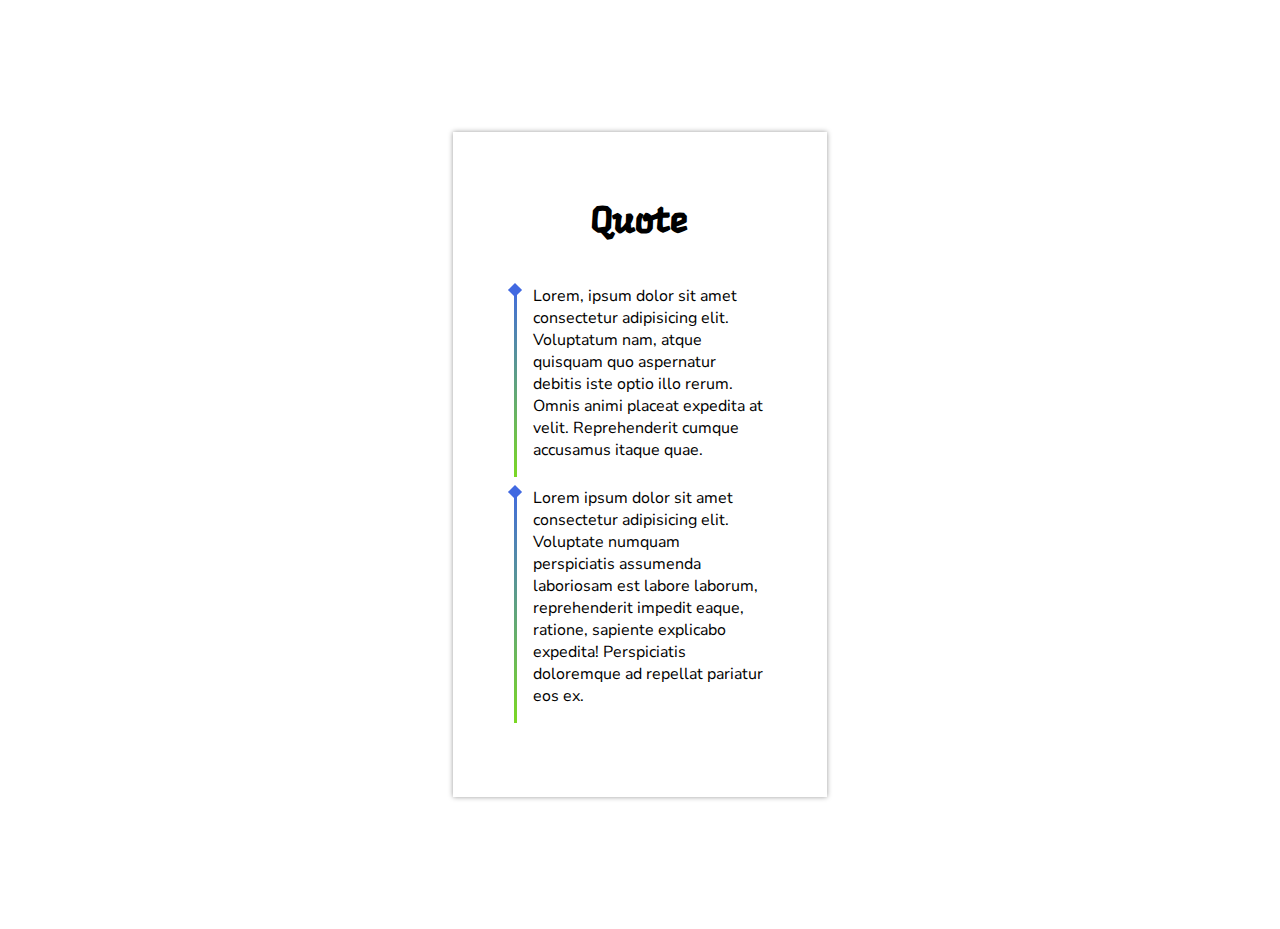
<file: landing4/quote.html>
<!DOCTYPE html>
<html lang="en">
<head>
    <meta charset="UTF-8">
    <meta name="viewport" content="width=device-width, initial-scale=1.0">
    <title>Day 3</title>
    <link rel="stylesheet" href="./css/style.css">
</head>
<body>
    <div class="quote-fluid">
        <div class="content-wrapper">
            <h4>Quote</h4>
            <div class="article">
                <p>Lorem, ipsum dolor sit amet consectetur adipisicing elit. Voluptatum nam, atque quisquam quo aspernatur debitis iste optio illo rerum. Omnis animi placeat expedita at velit. Reprehenderit cumque accusamus itaque quae.</p>
            </div>
            <div class="article">
                <p>Lorem ipsum dolor sit amet consectetur adipisicing elit. Voluptate numquam perspiciatis assumenda laboriosam est labore laborum, reprehenderit impedit eaque, ratione, sapiente explicabo expedita! Perspiciatis doloremque ad repellat pariatur eos ex.</p>
            </div>
        </div>
    </div>
</body>
</html>
</file>
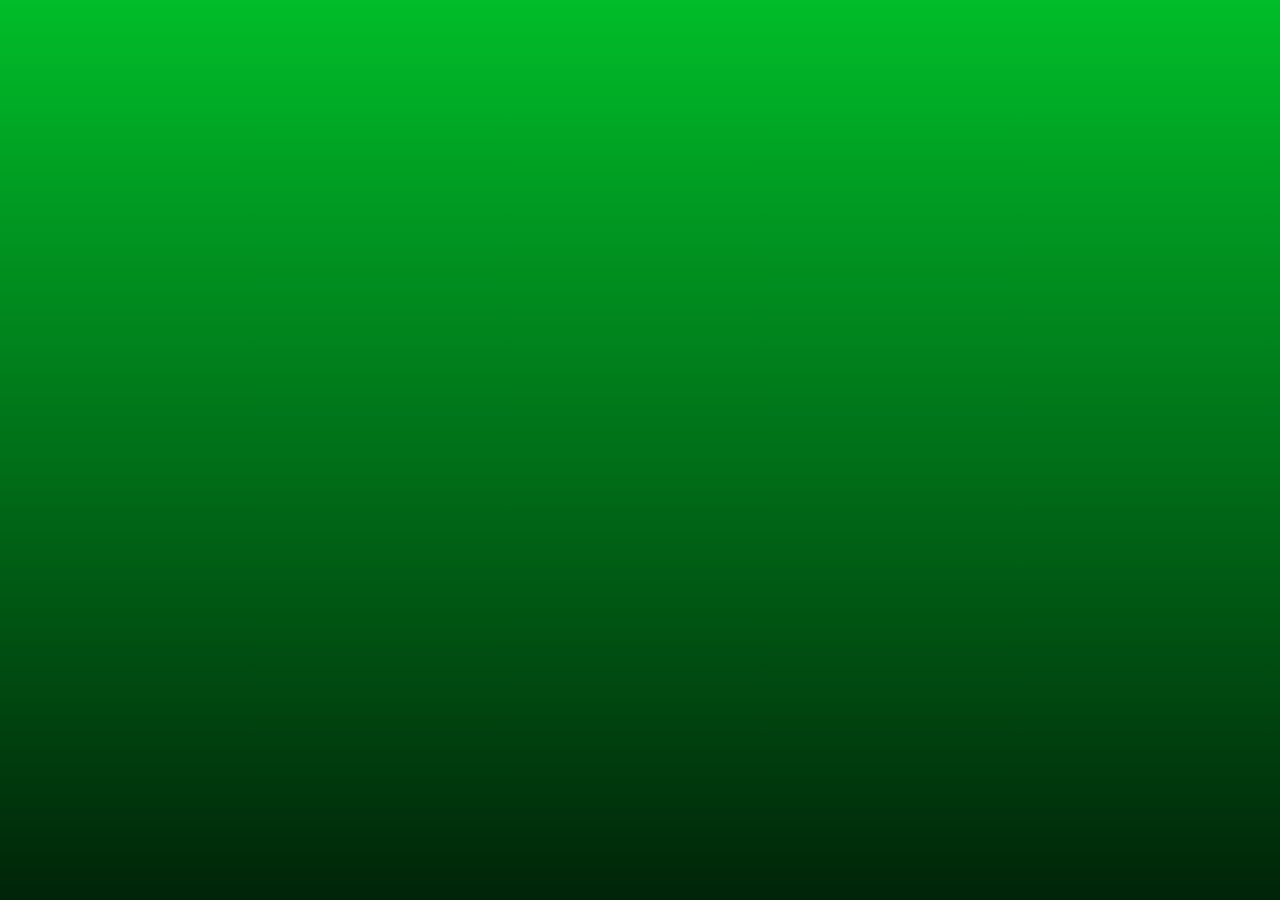
<file: priceplan/priceplan.html>
<!DOCTYPE html>
<html lang="en">
<head>
    <meta charset="UTF-8">
    <meta name="viewport" content="width=device-width, initial-scale=1.0">
    <title>Price Plan</title>
    <link rel="stylesheet" href="css/style.css">
</head>
<body>
    <div class="price-container">

    </div>
</body>
</html>
</file>
<file: landing4/css/style.css>
@import url("https://fonts.googleapis.com/css2?family=Nunito+Sans:ital@0;1&family=Raleway:wght@200;400&display=swap");
@import url("https://stackpath.bootstrapcdn.com/font-awesome/4.7.0/css/font-awesome.min.css");
@import url("https://fonts.googleapis.com/css2?family=Langar&display=swap");
* {
  padding: 0;
  margin: 0;
  text-decoration: none;
  list-style: none;
  font-family: 'Nunito Sans', Tahoma, sans-serif;
  position: relative;
  -webkit-box-sizing: border-box;
          box-sizing: border-box;
}

html {
  scroll-behavior: smooth !important;
  overflow-x: hidden;
}

body {
  overflow-x: hidden;
  min-height: 100vh;
  width: 100vw;
}

* {
  color: #ffffff;
}

*:focus {
  outline: none;
}

body {
  min-height: 100vh;
  width: 100vw;
}

.quote-fluid {
  width: 100%;
  height: 100%;
}

.quote-fluid .content-wrapper {
  width: 90%;
  max-width: 500px;
  min-height: 400px;
  -webkit-box-shadow: 0 0 5px rgba(0, 0, 0, 0.4);
          box-shadow: 0 0 5px rgba(0, 0, 0, 0.4);
  margin: 50px auto;
  position: relative;
  padding: 1em;
}

.quote-fluid .content-wrapper * {
  color: #000;
}

.quote-fluid .content-wrapper h4 {
  font-family: 'Langar', cursive;
  font-size: 28pt;
  text-align: center;
  margin-bottom: 1em;
}

.quote-fluid .content-wrapper .article {
  padding-left: 1em;
  padding-bottom: 1em;
  margin-bottom: 10px;
}

.quote-fluid .content-wrapper .article::before {
  content: "";
  position: absolute;
  height: 100%;
  width: 3px;
  top: 0;
  left: -.2em;
  background-image: -webkit-gradient(linear, left top, left bottom, from(royalblue), to(#7bd823));
  background-image: linear-gradient(royalblue, #7bd823);
}

.quote-fluid .content-wrapper .article::after {
  content: "";
  position: absolute;
  top: 0;
  width: 10px;
  height: 10px;
  left: -.4em;
  -webkit-transform: rotate(45deg);
          transform: rotate(45deg);
  background: royalblue;
}

.container {
  background-image: linear-gradient(135deg, #7b1cdb, #2f0b53);
  width: 100%;
  max-width: "480px";
  min-height: 100vh;
  padding: 1.5em;
}

.container .quote-fluid * {
  color: #ffffff;
}

.container .header {
  padding: 1em 0;
}

.container .header h4 {
  line-height: 25px;
  font-size: 18pt;
}

.container .header p {
  font-size: 18pt;
}

.container .ad-pane {
  width: 100%;
  background: #ffffff;
  border-radius: .5em;
  margin: 1em auto;
  position: relative;
  display: -webkit-box;
  display: -ms-flexbox;
  display: flex;
  -webkit-box-orient: horizontal;
  -webkit-box-direction: normal;
      -ms-flex-direction: row;
          flex-direction: row;
  -webkit-box-pack: space-evenly;
      -ms-flex-pack: space-evenly;
          justify-content: space-evenly;
  -webkit-box-shadow: 0 0 10px rgba(0, 0, 0, 0.4);
          box-shadow: 0 0 10px rgba(0, 0, 0, 0.4);
}

.container .ad-pane .icon-wrapper, .container .ad-pane button {
  width: 15%;
  display: -webkit-box;
  display: -ms-flexbox;
  display: flex;
  -webkit-box-pack: center;
      -ms-flex-pack: center;
          justify-content: center;
  -webkit-box-align: center;
      -ms-flex-align: center;
          align-items: center;
  background: #ffffff;
  border: 0;
  border-radius: .5em;
  font-size: 1.3em;
  cursor: pointer;
}

.container .ad-pane .icon-wrapper i, .container .ad-pane button i {
  border-radius: 50%;
  padding: .4em;
  -webkit-transition: all 200ms linear;
  transition: all 200ms linear;
}

.container .ad-pane .icon-wrapper i:hover, .container .ad-pane button i:hover {
  -webkit-box-shadow: 0 0 2px rgba(0, 0, 0, 0.5);
          box-shadow: 0 0 2px rgba(0, 0, 0, 0.5);
}

.container .ad-pane button i {
  background: #db6504;
  color: #ffffff;
  border-radius: 50%;
  padding: .4em;
}

.container .ad-pane i {
  color: #db6504;
  line-height: 100%;
}

.container .ad-pane .ad-text-wrapper {
  width: 60%;
  padding: .3em 0;
}

.container .ad-pane .ad-text-wrapper h4 {
  font-size: .8em;
}

.container .ad-pane .ad-text-wrapper p {
  font-size: .7em;
}

.container .ad-pane .ad-text-wrapper * {
  color: #000;
}

.container .tracker-wrapper {
  margin: 1.5em auto;
  margin-top: 3em;
  width: 100%;
  display: -webkit-box;
  display: -ms-flexbox;
  display: flex;
  -webkit-box-orient: horizontal;
  -webkit-box-direction: normal;
      -ms-flex-direction: row;
          flex-direction: row;
  -webkit-box-pack: justify;
      -ms-flex-pack: justify;
          justify-content: space-between;
}

.container .tracker-wrapper .tracker-text-wrapper {
  width: 50%;
}

.container .tracker-wrapper .tracker-text-wrapper h3 {
  font-size: 13pt;
}

.container .tracker-wrapper .tracker-text-wrapper p {
  font-size: 10pt;
  font-weight: 300;
}

.container .tracker-wrapper .tracker {
  width: 40%;
  text-align: center;
}

.container .tracker-wrapper .tracker h1 {
  border: 1px solid #ffffff;
  border-radius: 50%;
  width: 4em;
  height: 4em;
  z-index: 2;
  background-clip: content-box;
  background: #7b1cdb;
  padding-top: 1em;
  font-size: 16pt;
  top: -.5em;
  font-weight: 800;
}

.container .tracker-wrapper .tracker h1::before {
  content: "";
  position: absolute;
  top: 0;
  left: 0;
  width: 100%;
  height: 100%;
  background-image: -webkit-gradient(linear, left top, left bottom, from(#7b1cdb), to(#db6504));
  background-image: linear-gradient(#7b1cdb, #db6504);
  border-radius: 50%;
  -webkit-transform: scale(1.2);
          transform: scale(1.2);
  z-index: -1;
}

.container .activities-section .activities-header {
  display: -webkit-box;
  display: -ms-flexbox;
  display: flex;
  -webkit-box-orient: horizontal;
  -webkit-box-direction: normal;
      -ms-flex-direction: row;
          flex-direction: row;
  -webkit-box-pack: justify;
      -ms-flex-pack: justify;
          justify-content: space-between;
  margin-bottom: 1em;
}

.container .activities-section .activities-header > button {
  background: none;
  border: 1px solid #db6504;
  padding: 0 2em;
  font-size: 8pt;
  color: #db6504;
  border-radius: 2em;
  cursor: pointer;
}

.container .activities-section .activities-header > button:hover {
  background: #db6504;
  color: #ffffff;
}

.container .activities-section .activities-header h3 {
  margin: .4em 0;
  font-size: 12pt;
  font-weight: 600;
}

.container .activities-section .activities-wrapper .activity {
  padding: 1em;
  padding-left: 1.4em;
  border-left: 3px solid #ffffff;
}

.container .activities-section .activities-wrapper .activity::before, .container .activities-section .activities-wrapper .activity::after {
  position: absolute;
  width: 10px;
  height: 10px;
  border-radius: 50%;
  background: #ffffff;
  content: '';
  left: -.4em;
  top: -.4em;
}

.container .activities-section .activities-wrapper .activity .activity-header {
  display: -webkit-box;
  display: -ms-flexbox;
  display: flex;
  -webkit-box-orient: horizontal;
  -webkit-box-direction: normal;
      -ms-flex-direction: row;
          flex-direction: row;
  -webkit-box-pack: justify;
      -ms-flex-pack: justify;
          justify-content: space-between;
}

.container .activities-section .activities-wrapper .activity .activity-header span {
  font-weight: 700;
}

.container .activities-section .activities-wrapper .activity .activity-header a {
  color: #ffffff;
}

.container .activities-section .activities-wrapper .activity p {
  font-size: 10pt;
  padding-top: .4em;
}

.container .activities-section .activities-wrapper .activity.active {
  border-left-color: #00bd29;
}

.container .activities-section .activities-wrapper .activity.active::before, .container .activities-section .activities-wrapper .activity.active::after {
  background: #00bd29;
}

.popup-container.show {
  top: 7em;
}

.popup-container {
  position: fixed;
  left: 0;
  background: #ffffff;
  width: 100%;
  min-height: calc(100% - 7em);
  border-radius: 3em 3em 0 0;
  z-index: 100;
  padding: 2em;
  display: -webkit-box;
  display: -ms-flexbox;
  display: flex;
  -webkit-box-orient: vertical;
  -webkit-box-direction: normal;
      -ms-flex-direction: column;
          flex-direction: column;
  -webkit-box-pack: justify;
      -ms-flex-pack: justify;
          justify-content: space-between;
  -webkit-transition: all 200ms linear;
  transition: all 200ms linear;
  -webkit-box-shadow: 0 -10px 12px rgba(0, 0, 0, 0.2);
          box-shadow: 0 -10px 12px rgba(0, 0, 0, 0.2);
  top: 85%;
}

.popup-container * {
  color: #000;
  border: 0;
}

.popup-container .popup-header {
  margin: 1em 0;
}

.popup-container .popup-section input, .popup-container .popup-section select {
  border: 1px solid rgba(0, 0, 0, 0.2);
  padding: .1em .7em;
  margin-bottom: .3em;
  border-radius: .6em;
}

.popup-container .popup-section option {
  background: #7b1cdb !important;
}

.popup-container .popup-section h3 {
  font-weight: 600;
  margin-bottom: .3em;
  font-size: 12pt;
  color: gray;
}

.popup-container .popup-section textarea {
  width: 100%;
  background: #f2f2f2;
  padding: 1em;
}

.popup-container .popup-footer {
  display: -webkit-box;
  display: -ms-flexbox;
  display: flex;
  -webkit-box-pack: justify;
      -ms-flex-pack: justify;
          justify-content: space-between;
}

.popup-container .popup-footer button {
  width: 40%;
  padding: .6em 2em;
  border: 0;
  border-radius: 1em;
  background: #db6504;
  color: #ffffff;
  cursor: pointer;
}

.popup-container .popup-footer button:nth-child(1) {
  background: #7b1cdb;
}

@media screen and (min-width: 769px) {
  .quote-fluid .content-wrapper {
    margin: 100px auto;
    padding: 4em;
  }
  body {
    width: 480px;
    position: relative;
    margin: 0 auto;
    padding: 2em;
    border-radius: 2em;
  }
  body .container {
    border-radius: 2em;
  }
  body .popup-container {
    width: 480px;
    margin-left: 26vw;
  }
}

@media screen and (min-width: 1025px) {
  .popup-container {
    margin-left: 40%;
  }
}
/*# sourceMappingURL=style.css.map */
</file>
<file: landing2/css/style.css>
@import url("https://fonts.googleapis.com/css2?family=Nunito+Sans:ital@0;1&family=Raleway:wght@200;400;800&display=swap");
@import url("https://stackpath.bootstrapcdn.com/font-awesome/4.7.0/css/font-awesome.min.css");
* {
  padding: 0;
  margin: 0;
  list-style: none;
  text-decoration: none;
  -webkit-box-sizing: border-box;
          box-sizing: border-box;
  font-family: "Nunito Sans","San Serif";
}

body {
  overflow-x: hidden;
}

.share-container {
  width: 100%;
  height: 100vh;
  max-width: 500px;
  position: relative;
  margin: 0 auto;
}

.share-container .close {
  position: absolute;
  top: 2em;
  left: 2em;
  color: #fff;
}

.share-container .share-wrapper {
  display: -webkit-box;
  display: -ms-flexbox;
  display: flex;
  -webkit-box-orient: vertical;
  -webkit-box-direction: normal;
      -ms-flex-direction: column;
          flex-direction: column;
  -webkit-box-pack: space-evenly;
      -ms-flex-pack: space-evenly;
          justify-content: space-evenly;
  height: 100%;
}

.share-container .share-wrapper::after {
  -webkit-transform: rotate(2deg);
          transform: rotate(2deg);
  content: "";
  position: absolute;
  height: 90%;
  width: 80%;
  left: 7%;
  background: rgba(0, 0, 0, 0.1);
  z-index: -1;
  background: #5a5a5a;
  -webkit-box-shadow: -3em 0 20px rgba(107, 107, 107, 0.6);
          box-shadow: -3em 0 20px rgba(107, 107, 107, 0.6);
}

.share-container .share-wrapper .mail-svg {
  margin: 0;
}

.share-container .share-wrapper .mail-svg svg {
  width: 4em;
  height: 4em;
  padding-top: 0;
  padding-bottom: 0;
}

.share-container .share-wrapper .share-section {
  height: 50%;
  padding: 3em;
  text-align: center;
}

.share-container .share-wrapper .share-section * {
  margin: .5em auto;
}

.share-container .share-wrapper .share-section .share-button {
  display: block;
  width: 70%;
  max-width: 400px;
  padding: 0em 2em;
  font-size: 14pt;
  color: #df001a;
  font-weight: 800;
  display: -webkit-box;
  display: -ms-flexbox;
  display: flex;
  -webkit-box-pack: justify;
      -ms-flex-pack: justify;
          justify-content: space-between;
  background: transparent;
  border: 2px solid rgba(255, 255, 255, 0.5);
  -webkit-box-shadow: 0 0 10px #2e2727;
          box-shadow: 0 0 10px #2e2727;
  cursor: pointer;
}

.share-container .share-wrapper .share-section .share-button i {
  margin-left: .5em;
  color: #fff;
  height: 100%;
}

.share-container .share-wrapper .share-section:nth-child(1) {
  padding-top: 2em;
  background-image: linear-gradient(45deg, #300118, #720439);
  height: 50%;
  color: #fff;
}

.share-container .share-wrapper .share-section:nth-child(1) p {
  line-height: 1.5;
}

.share-container .share-wrapper .share-section:nth-child(1) small {
  display: block;
  padding-top: 1em;
  color: rgba(219, 219, 219, 0.7);
}

.share-container .share-wrapper .share-section:nth-child(2) {
  background: #dbdbdb;
}

.share-container .share-wrapper .share-section:nth-child(2) .social-icon-wrapper {
  display: -webkit-box;
  display: -ms-flexbox;
  display: flex;
  -webkit-box-orient: horizontal;
  -webkit-box-direction: normal;
      -ms-flex-direction: row;
          flex-direction: row;
  -ms-flex-wrap: wrap;
      flex-wrap: wrap;
  -webkit-box-pack: justify;
      -ms-flex-pack: justify;
          justify-content: space-between;
}

.share-container .share-wrapper .share-section:nth-child(2) .social-icon-wrapper .social-icon {
  width: 33%;
}

.share-container .share-wrapper .share-section:nth-child(2) .social-icon-wrapper .social-icon svg {
  width: 2em;
  height: 2em;
}

.share-container .share-wrapper .share-section:nth-child(2) .social-icon-wrapper .social-icon span {
  display: block;
  margin-top: 0;
  margin-bottom: 0em;
}
/*# sourceMappingURL=style.css.map */
</file>
<file: landing3/css/style.css>
@import url("https://fonts.googleapis.com/css2?family=Open+Sans&Noto+Sans&family=Raleway:ital,wght@0,300;0,600;1,900&display=swap");
@import url("https://stackpath.bootstrapcdn.com/font-awesome/4.7.0/css/font-awesome.min.css");
* {
  font-family: "Noto Sans";
  padding: 0;
  margin: 0;
  list-style: none;
  text-decoration: none;
  position: relative;
  -webkit-box-sizing: border-box;
          box-sizing: border-box;
  color: #fff;
}

html {
  scroll-behavior: smooth;
  overflow-x: hidden;
}

body {
  overflow-x: hidden;
}

.container-fluid {
  width: 100vw;
  height: 100%;
  background: #262122;
  min-height: 100vh;
  z-index: 2;
}

.nav-toggle {
  position: absolute;
  top: 10px;
  right: 15px;
  cursor: pointer;
  z-index: 100;
}

.mobile-topbar {
  position: fixed;
  top: 0;
  width: 100%;
  height: 3em;
  background: #000;
  display: -webkit-box;
  display: -ms-flexbox;
  display: flex;
  -webkit-box-pack: justify;
      -ms-flex-pack: justify;
          justify-content: space-between;
  z-index: 99;
}

.mobile-topbar span {
  line-height: 3em;
  margin-left: 1em;
}

nav {
  position: fixed;
  top: 0;
  left: -100vw;
  background: black;
  width: 100%;
  height: 100vh;
  -webkit-box-pack: justify;
      -ms-flex-pack: justify;
          justify-content: space-between;
  z-index: 2000;
  overflow-y: scroll;
  -webkit-transition: left 200ms linear;
  transition: left 200ms linear;
}

nav .close-nav {
  position: absolute;
  top: 10px;
  right: 20px;
  color: #fff;
  font-size: 12pt;
  font-weight: 700;
  cursor: pointer;
  z-index: 1000;
}

nav .nav-brand .brand {
  color: #fff;
  line-height: 50px;
  margin-left: 16px;
}

nav .nav-links .link-item {
  cursor: pointer;
}

nav .nav-links .link-item > a {
  line-height: 50px;
  padding: 2em;
  font-size: 15pt;
}

nav .nav-links .link-item > a i {
  display: none;
}

nav .nav-links .link-item a {
  color: #fff;
  font-size: 8pt;
}

nav .nav-links .link-item a:hover {
  color: #b3b3b3;
}

nav .nav-links .link-item .drop-down {
  width: 100vw;
  background: #1b191a;
  left: 0;
  overflow: hidden;
  -webkit-box-shadow: 0 0 0px black;
          box-shadow: 0 0 0px black;
  z-index: 1000 !important;
  padding: 1em 3em;
  display: -webkit-box;
  display: -ms-flexbox;
  display: flex;
  -webkit-box-orient: horizontal;
  -webkit-box-direction: normal;
      -ms-flex-direction: row;
          flex-direction: row;
  -ms-flex-wrap: wrap;
      flex-wrap: wrap;
  -webkit-box-pack: start;
      -ms-flex-pack: start;
          justify-content: flex-start;
}

nav .nav-links .link-item .drop-down h5 {
  text-decoration: underline;
  width: 100%;
  font-size: 16pt;
}

nav .nav-links .link-item .drop-down ul {
  width: 50%;
  margin-bottom: 2em;
}

nav .nav-links .link-item .drop-down ul li {
  padding: .5em .5em;
}

nav .nav-links .link-item .drop-down .drop-down-wrapper {
  display: -webkit-box;
  display: -ms-flexbox;
  display: flex;
  -webkit-box-orient: horizontal;
  -webkit-box-direction: normal;
      -ms-flex-direction: row;
          flex-direction: row;
}

nav .nav-links .link-item:hover .drop-down {
  height: auto;
  padding: 30px;
}

nav.show {
  left: 0;
}

.hero-section {
  padding: 2em;
  overflow: hidden;
  padding-top: 120px;
  padding-bottom: 100px;
}

.hero-section h1 {
  font-size: 40pt;
}

.hero-section p {
  font-size: 12pt;
  margin-top: 10px;
  line-height: 25px;
}

.hero-section small {
  font-size: 8pt;
  margin-top: 10px;
  line-height: 20px;
  display: block;
}

.hero-section .learn-btn {
  width: 50%;
  height: 40px;
  color: #fff;
  -webkit-box-shadow: 0 0 0 #000;
          box-shadow: 0 0 0 #000;
  cursor: pointer;
  border: 0;
  border-radius: .4em;
  margin-top: 20px;
  overflow: hidden;
  background-image: -webkit-gradient(linear, left top, left bottom, from(#00489b), to(#000)) !important;
  background-image: linear-gradient(#00489b, #000) !important;
  border-width: 3px;
}

.hero-section .learn-btn:hover {
  background-image: -webkit-gradient(linear, left top, left bottom, from(#003068), to(#000)) !important;
  background-image: linear-gradient(#003068, #000) !important;
}

.hero-gallery-img {
  width: 100%;
}

.bottom-blur {
  background: #000;
  height: 50px;
  width: 150vw;
  -webkit-box-shadow: -2em -30px 30px #000;
          box-shadow: -2em -30px 30px #000;
  position: relative;
  bottom: 0;
}

@media screen and (min-width: 769px) {
  .close-nav, .nav-toggle {
    display: none;
  }
  .mobile-topbar {
    display: none;
  }
  nav {
    width: 70%;
    position: relative;
    margin: 0 auto;
    display: -webkit-box;
    display: -ms-flexbox;
    display: flex;
    overflow-y: hidden;
    height: 50px;
    left: 0;
  }
  nav .nav-links .link-item {
    display: inline;
    padding: 1em;
  }
  nav .nav-links .link-item > a i {
    display: inline;
  }
  nav .nav-links .link-item .drop-down {
    position: fixed;
    height: 0;
    top: 47px;
    padding: 0;
    -ms-flex-wrap: nowrap;
        flex-wrap: nowrap;
    display: -webkit-box;
    display: -ms-flexbox;
    display: flex;
    -ms-flex-wrap: wrap;
        flex-wrap: wrap;
    -webkit-box-orient: horizontal;
    -webkit-box-direction: normal;
        -ms-flex-direction: row;
            flex-direction: row;
    -webkit-box-pack: space-evenly;
        -ms-flex-pack: space-evenly;
            justify-content: space-evenly;
  }
  nav .nav-links .link-item .drop-down h5 {
    width: 100%;
    text-align: center;
    margin-bottom: 20px;
    font-size: 20px;
  }
  nav .nav-links .link-item .drop-down ul {
    width: auto;
  }
  nav .nav-links .link-item .drop-down ul li a {
    line-height: 30px;
  }
  nav .nav-links .link-item:hover {
    background: #1b191a;
  }
  nav .nav-links .link-item:hover .drop-down {
    border-bottom: 2px solid #00489b;
  }
  .hero-gallery-img {
    position: absolute;
    top: -35%;
    right: -70%;
    z-index: -1;
  }
  .bottom-blur {
    position: absolute;
  }
  .hero-section {
    width: 70%;
    margin: 100px auto;
    margin-top: 50px;
    display: -webkit-box;
    display: -ms-flexbox;
    display: flex;
    -webkit-box-orient: horizontal;
    -webkit-box-direction: normal;
        -ms-flex-direction: row;
            flex-direction: row;
    padding-top: 0;
  }
  .hero-section .hero-content {
    width: 50%;
  }
  .hero-section .hero-content p, .hero-section .hero-content small {
    margin-bottom: 20px;
    display: block;
  }
  .hero-section .hero-content h1 {
    font-size: 5em;
    line-height: 120px;
  }
  .hero-section .hero-content p {
    font-size: 16pt;
    line-height: 32px;
  }
  .hero-section .hero-content small {
    font-size: 10pt;
    color: #a6a6a6;
  }
}

@media screen and (min-width: 1201px) {
  .hero-gallery-img {
    right: -60%;
  }
}
/*# sourceMappingURL=style.css.map */
</file>
<file: login1/css/style.css>
@import url("https://fonts.googleapis.com/css2?family=Noto+Sans&family=Raleway:ital,wght@0,300;0,600;1,900&display=swap");
@import url("https://stackpath.bootstrapcdn.com/font-awesome/4.7.0/css/font-awesome.min.css");
* {
  padding: 0;
  margin: 0;
  text-decoration: none;
  list-style: none;
  font-family: "Noto Sans";
  position: relative;
  -webkit-box-sizing: border-box;
          box-sizing: border-box;
}

.login-container {
  width: 100vw;
  height: 100vh;
  background-image: linear-gradient(45deg, #ddd, #fff, #ddd);
  display: -webkit-box;
  display: -ms-flexbox;
  display: flex;
  -webkit-box-pack: center;
      -ms-flex-pack: center;
          justify-content: center;
  -webkit-box-align: center;
      -ms-flex-align: center;
          align-items: center;
}

.login-container .login-wrapper {
  width: 100%;
  height: 100%;
  max-width: 900px;
  max-height: 500px;
  -webkit-box-shadow: 0 0 15px rgba(106, 158, 226, 0.6);
          box-shadow: 0 0 15px rgba(106, 158, 226, 0.6);
  background: #fff;
  border-radius: 1em;
}

.login-container .login-wrapper .login-section {
  background: #fff;
  position: absolute;
  top: 0;
  left: 0;
  width: 100%;
  height: 100;
  padding: 1em;
}

.login-container .login-wrapper .login-section form {
  -webkit-box-shadow: 0 0 10px rgba(106, 158, 226, 0.3);
          box-shadow: 0 0 10px rgba(106, 158, 226, 0.3);
  border-radius: .7em;
  text-align: center;
  width: 97%;
}

.login-container .login-wrapper .login-section form .form-header {
  padding: 1.3em .5em;
  color: #138dff;
  font-size: 14pt;
}

.login-container .login-wrapper .login-section form .form-group .form-control {
  width: 90%;
  padding: .7em 1em;
  font-size: 9pt;
  margin-bottom: 1em;
  border-radius: .5em;
  color: rgba(104, 104, 105, 0.7);
  border: none;
  border: 1px solid rgba(106, 158, 226, 0.5);
  outline: 1px solid rgba(255, 255, 255, 0.5);
}

.login-container .login-wrapper .login-section form .form-group .form-control:focus {
  outline: 2px solid rgba(255, 255, 255, 0.5);
  background: whitesmoke;
}

.login-container .login-wrapper .login-section form .form-group .input-alert {
  position: absolute;
  width: 80%;
  height: 75%;
  left: 4em;
  bottom: -55%;
  z-index: 100;
  font-size: 7pt;
  -webkit-box-shadow: 0 0 10px rgba(0, 0, 0, 0.4);
          box-shadow: 0 0 10px rgba(0, 0, 0, 0.4);
  background: #138dff;
  color: #fff;
  word-wrap: break-word;
  padding: 10px;
}

.login-container .login-wrapper .login-section form .form-group .input-alert::after {
  content: '';
  position: absolute;
  height: 20px;
  width: 20px;
  top: -8px;
  left: 10px;
  background: #138dff;
  -webkit-transform: rotate(45deg);
          transform: rotate(45deg);
}

.login-container .login-wrapper .login-section form .form-group .input-alert.alert-danger {
  background: #da5656;
  color: #000;
}

.login-container .login-wrapper .login-section form .form-group .input-alert.alert-danger::after {
  background: #da5656;
}

.login-container .login-wrapper .login-section form .hedge-text::after, .login-container .login-wrapper .login-section form .hedge-text::before {
  content: '';
  position: absolute;
  top: 50%;
  height: 2px;
  background: #686869;
  width: 20px;
}

.login-container .login-wrapper .login-section form .hedge-text::after {
  right: -30px;
}

.login-container .login-wrapper .login-section form .hedge-text::before {
  left: -30px;
}

.login-container .login-wrapper .login-section form .term-text {
  display: block;
  color: rgba(104, 104, 105, 0.7);
  margin: 1em auto;
  margin-bottom: 2em;
  font-size: 8pt;
}

.login-container .login-wrapper .login-section form .term-text a {
  color: #138dff;
}

.login-container .login-wrapper .login-section form .submit-button {
  width: 90%;
  padding: .5em;
  color: #fff;
  font-weight: 700;
  background: #138dff;
  -webkit-box-shadow: 1em 0 10x rgba(106, 158, 226, 0.6);
          box-shadow: 1em 0 10x rgba(106, 158, 226, 0.6);
  border: 0;
  border-radius: .3em;
  cursor: pointer;
  letter-spacing: .15em;
}

.login-container .login-wrapper .login-section form .submit-button:hover {
  background: #0073df;
}

.login-container .login-wrapper .login-section:nth-child(2) {
  display: -webkit-box;
  display: -ms-flexbox;
  display: flex;
  -webkit-box-pack: center;
      -ms-flex-pack: center;
          justify-content: center;
  -webkit-box-align: center;
      -ms-flex-align: center;
          align-items: center;
}

.login-container .login-wrapper .login-section:nth-child(2) .social-login-buttons {
  position: relative;
  top: 1em;
}

.login-container .login-wrapper .login-section:nth-child(2) .social-login-buttons a {
  padding-left: .4em;
  -webkit-transition: top 200ms linear;
  transition: top 200ms linear;
  top: 0;
}

.login-container .login-wrapper .login-section:nth-child(2) .social-login-buttons a svg {
  height: 30px;
  width: 30px;
  -webkit-box-shadow: 0 0 10px rgba(106, 158, 226, 0.6);
          box-shadow: 0 0 10px rgba(106, 158, 226, 0.6);
  border-radius: .4em;
}

.login-container .login-wrapper .login-section:nth-child(2) .social-login-buttons a:hover {
  top: -10px;
}

.login-container .login-wrapper .login-section:nth-child(2) .social-login-buttons a:hover svg {
  -webkit-box-shadow: 0 0 10px #6a9ee2;
          box-shadow: 0 0 10px #6a9ee2;
}

.theme-switcher {
  position: fixed;
  right: 0;
  bottom: 0;
  color: #fff;
  font-size: 10pt;
}

.theme-switcher .colors a {
  background: #b41313;
  padding: .2em;
  font-size: 8pt;
  color: #fff;
}

@media screen and (min-width: 769px) {
  .login-container .login-wrapper {
    -webkit-box-orient: horizontal;
    -webkit-box-direction: normal;
        -ms-flex-direction: row;
            flex-direction: row;
    display: -webkit-box;
    display: -ms-flexbox;
    display: flex;
  }
  .login-container .login-wrapper .login-section {
    width: 50%;
    position: relative;
  }
  .login-container .login-wrapper .login-section form {
    width: 90%;
  }
  .login-container .login-wrapper .login-section form .form-group .input-alert {
    position: absolute;
    width: 40%;
    height: 75%;
    right: 0em;
    left: -40%;
    top: 0px;
    margin-left: 0 auto;
  }
  .login-container .login-wrapper .login-section form .form-group .input-alert::after {
    top: 7px;
    left: 140px;
    background: #138dff;
  }
  .login-container .login-wrapper .login-section form .form-group .input-alert i {
    margin-right: 5px;
    color: #fff;
    left: -2em;
  }
  .login-container .login-wrapper .login-section:nth-child(1) {
    background-image: linear-gradient(45deg, #003f79 10%, #138dff 90%);
    border-radius: 1em;
    color: #fff;
    display: -webkit-box;
    display: -ms-flexbox;
    display: flex;
    -webkit-box-orient: vertical;
    -webkit-box-direction: normal;
        -ms-flex-direction: column;
            flex-direction: column;
    -webkit-box-pack: justify;
        -ms-flex-pack: justify;
            justify-content: space-between;
    padding: 2em;
    overflow: hidden;
  }
  .login-container .login-wrapper .login-section:nth-child(1) .balloon {
    position: absolute;
    background: rgba(19, 141, 255, 0.4);
    width: 100px;
    height: 100px;
    border-radius: 50%;
  }
  .login-container .login-wrapper .login-section:nth-child(1) .balloon:first-child {
    top: -20px;
    left: -20px;
  }
  .login-container .login-wrapper .login-section:nth-child(1) .balloon:nth-child(3) {
    right: -1.5em;
    bottom: -1.5em;
    height: 200px;
    width: 200px;
    -webkit-animation: balloon-animation 10s linear infinite;
            animation: balloon-animation 10s linear infinite;
    background-image: linear-gradient(-45deg, #138dff, rgba(218, 86, 86, 0.9));
  }
  .login-container .login-wrapper .login-section:nth-child(1) .login-title {
    margin-bottom: .6em;
    font-family: "Raleway";
    font-size: 23pt;
  }
  .login-container .login-wrapper .login-section:nth-child(1) p {
    font-weight: 100;
    font-size: 10pt;
  }
  .login-container .login-wrapper .login-section:nth-child(1) .footer a {
    font-size: 8pt;
    color: #fff;
  }
}

@-webkit-keyframes balloon-animation {
  0% {
    -webkit-box-shadow: 0 0 0 white;
            box-shadow: 0 0 0 white;
  }
  50% {
    -webkit-box-shadow: 0 0 10px rgba(255, 255, 255, 0.5);
            box-shadow: 0 0 10px rgba(255, 255, 255, 0.5);
  }
}

@keyframes balloon-animation {
  0% {
    -webkit-box-shadow: 0 0 0 white;
            box-shadow: 0 0 0 white;
  }
  50% {
    -webkit-box-shadow: 0 0 10px rgba(255, 255, 255, 0.5);
            box-shadow: 0 0 10px rgba(255, 255, 255, 0.5);
  }
}
/*# sourceMappingURL=style.css.map */
</file>
<file: priceplan/css/style.css>
@import url("https://fonts.googleapis.com/css2?family=Nunito+Sans:ital@0;1&family=Raleway:wght@200;400&display=swap");
@import url("https://stackpath.bootstrapcdn.com/font-awesome/4.7.0/css/font-awesome.min.css");
* {
  padding: 0;
  margin: 0;
  text-decoration: none;
  list-style: none;
  font-family: 'Nunito Sans', Tahoma, sans-serif;
  position: relative;
  -webkit-box-sizing: border-box;
          box-sizing: border-box;
}

html {
  scroll-behavior: smooth !important;
  overflow-x: hidden;
}

body {
  overflow-x: hidden;
  min-height: 100vh;
  width: 100vw;
}

.price-container {
  width: 100%;
  height: 100vh;
  background-image: -webkit-gradient(linear, left top, left bottom, from(#00bd29), to(#002408));
  background-image: linear-gradient(#00bd29, #002408);
}
/*# sourceMappingURL=style.css.map */
</file>
